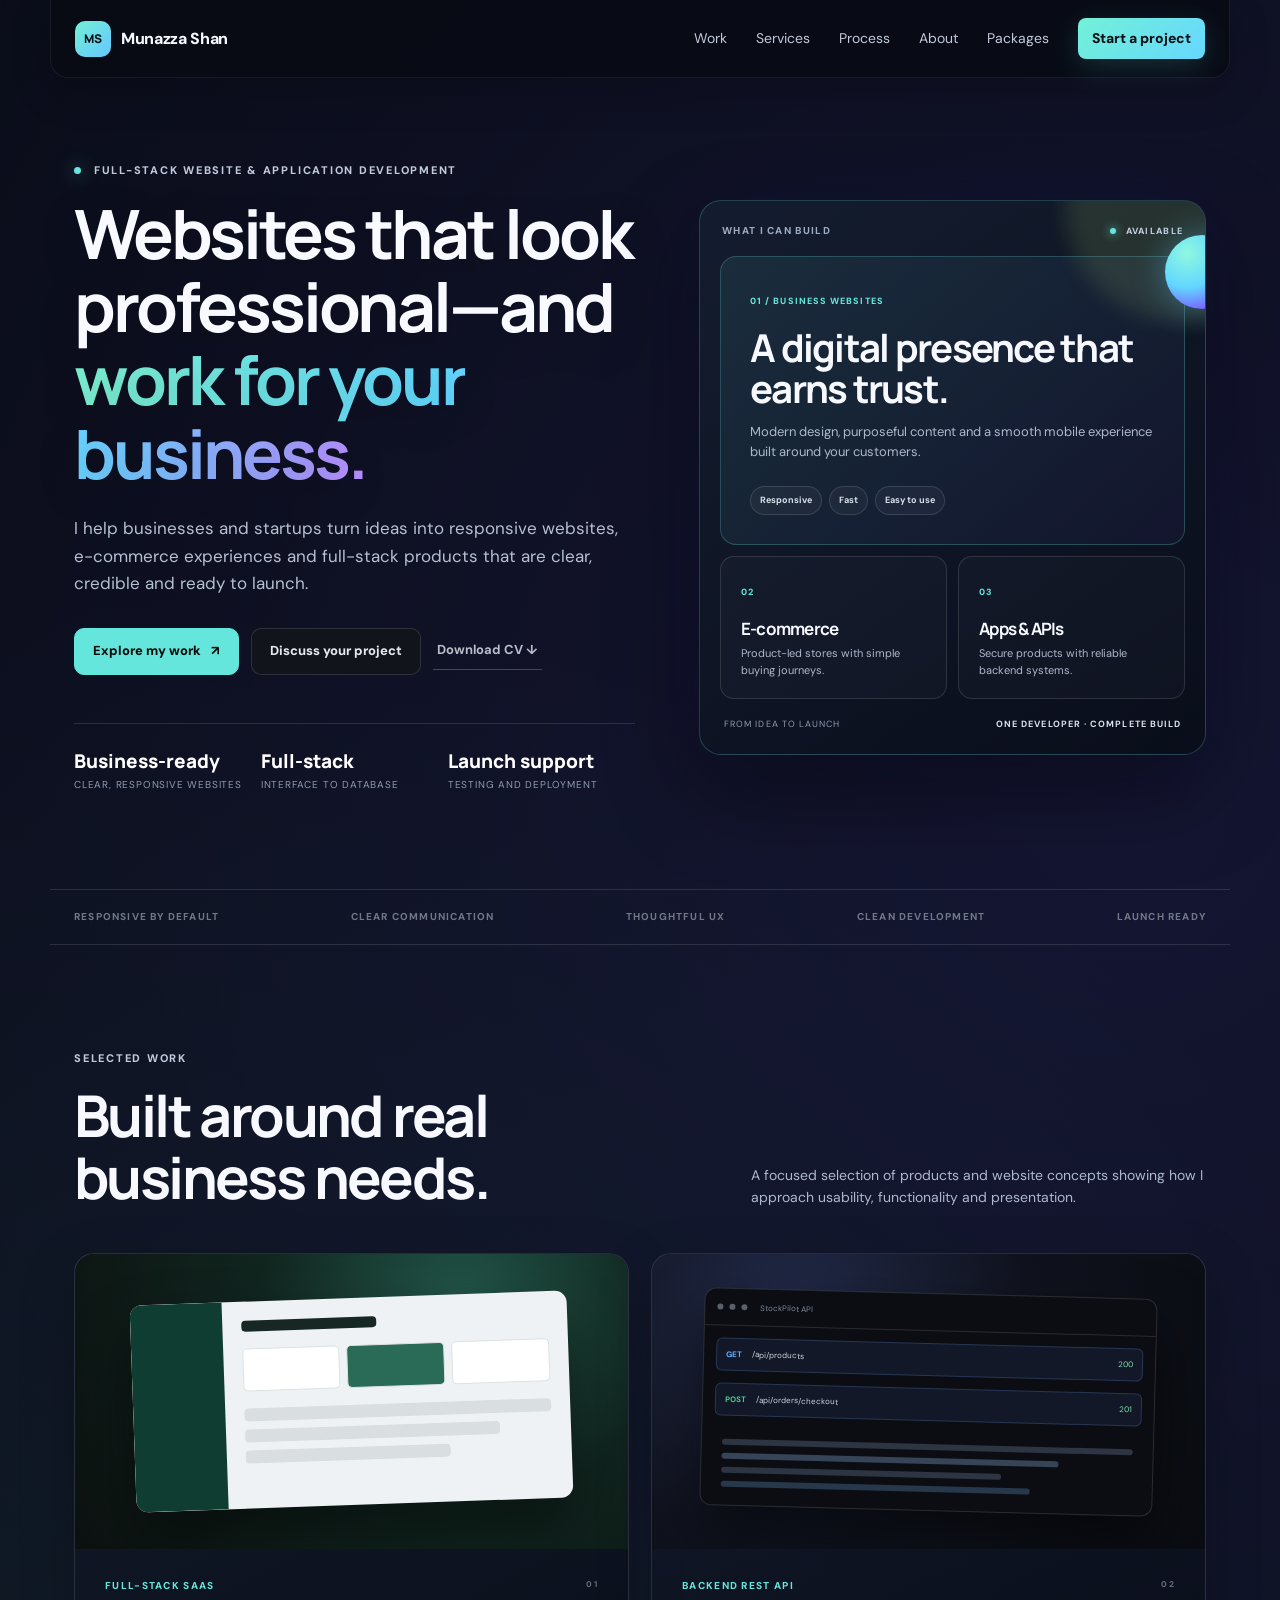
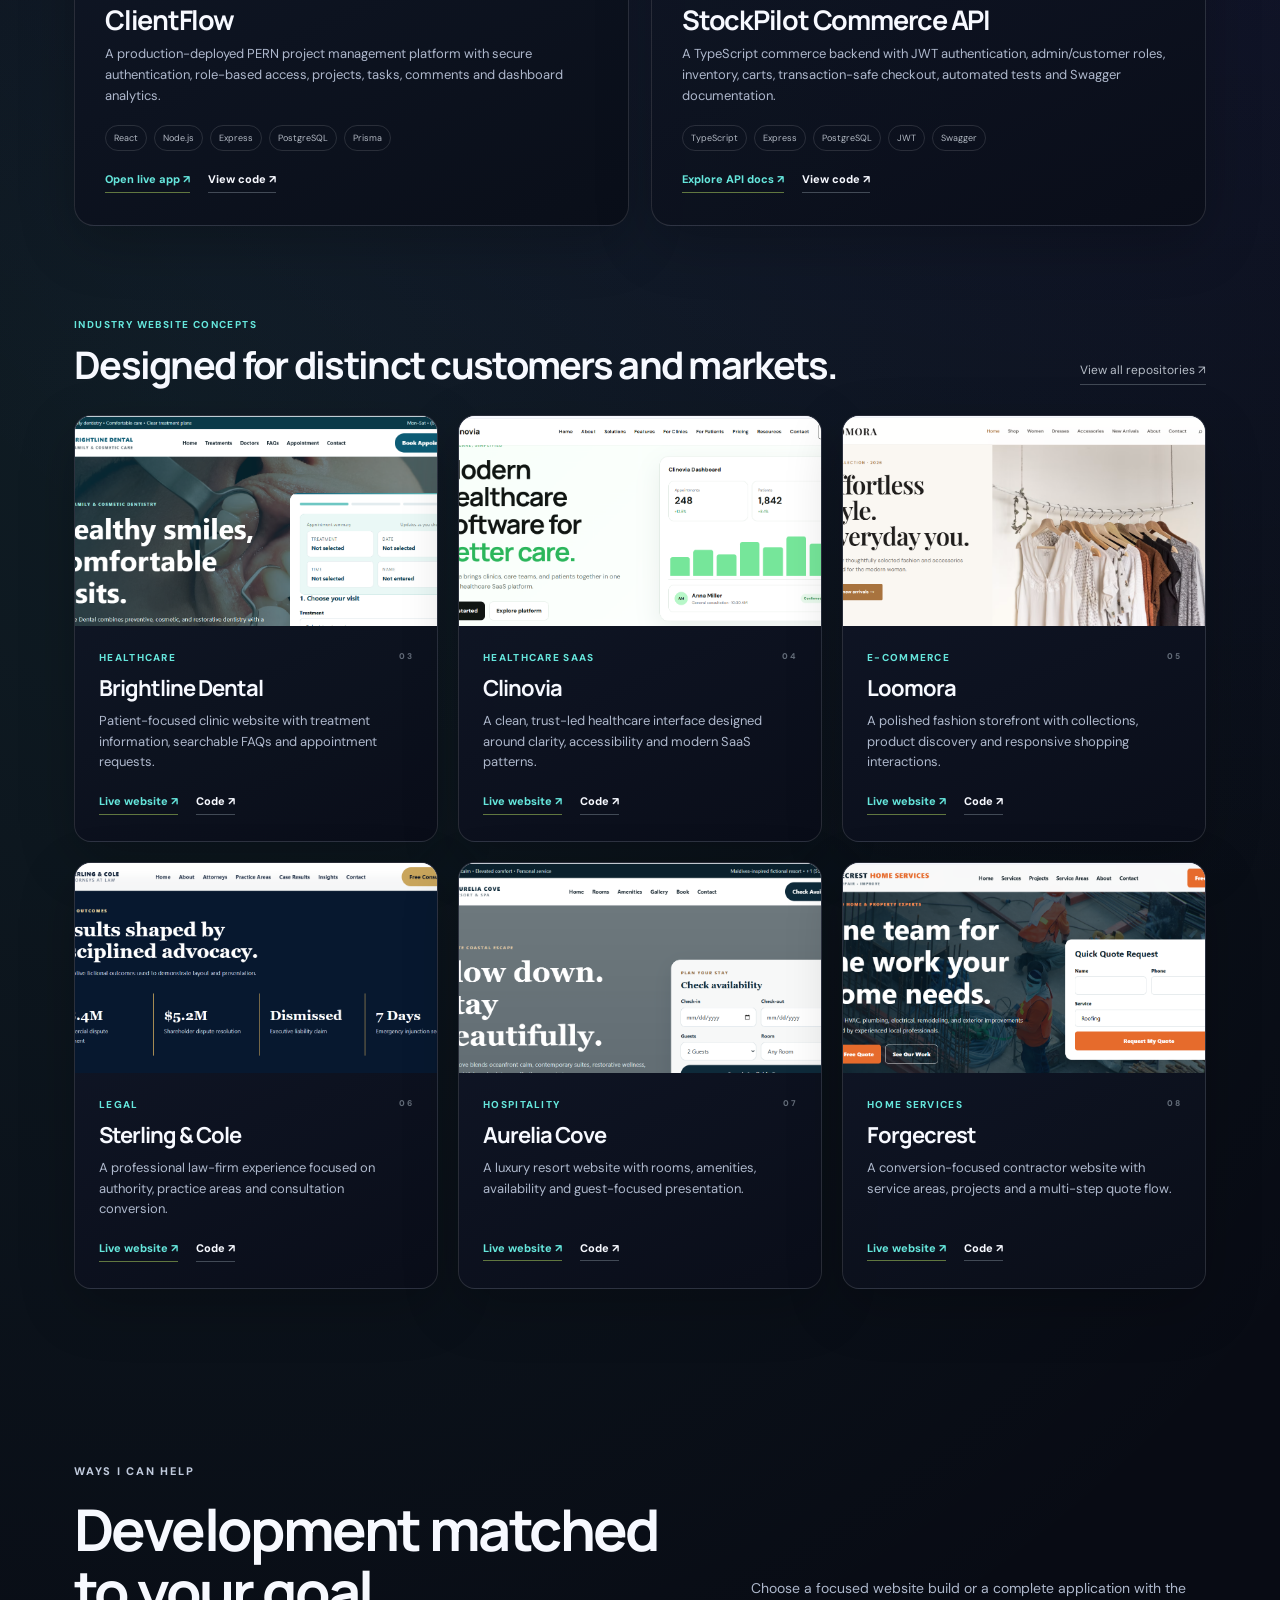
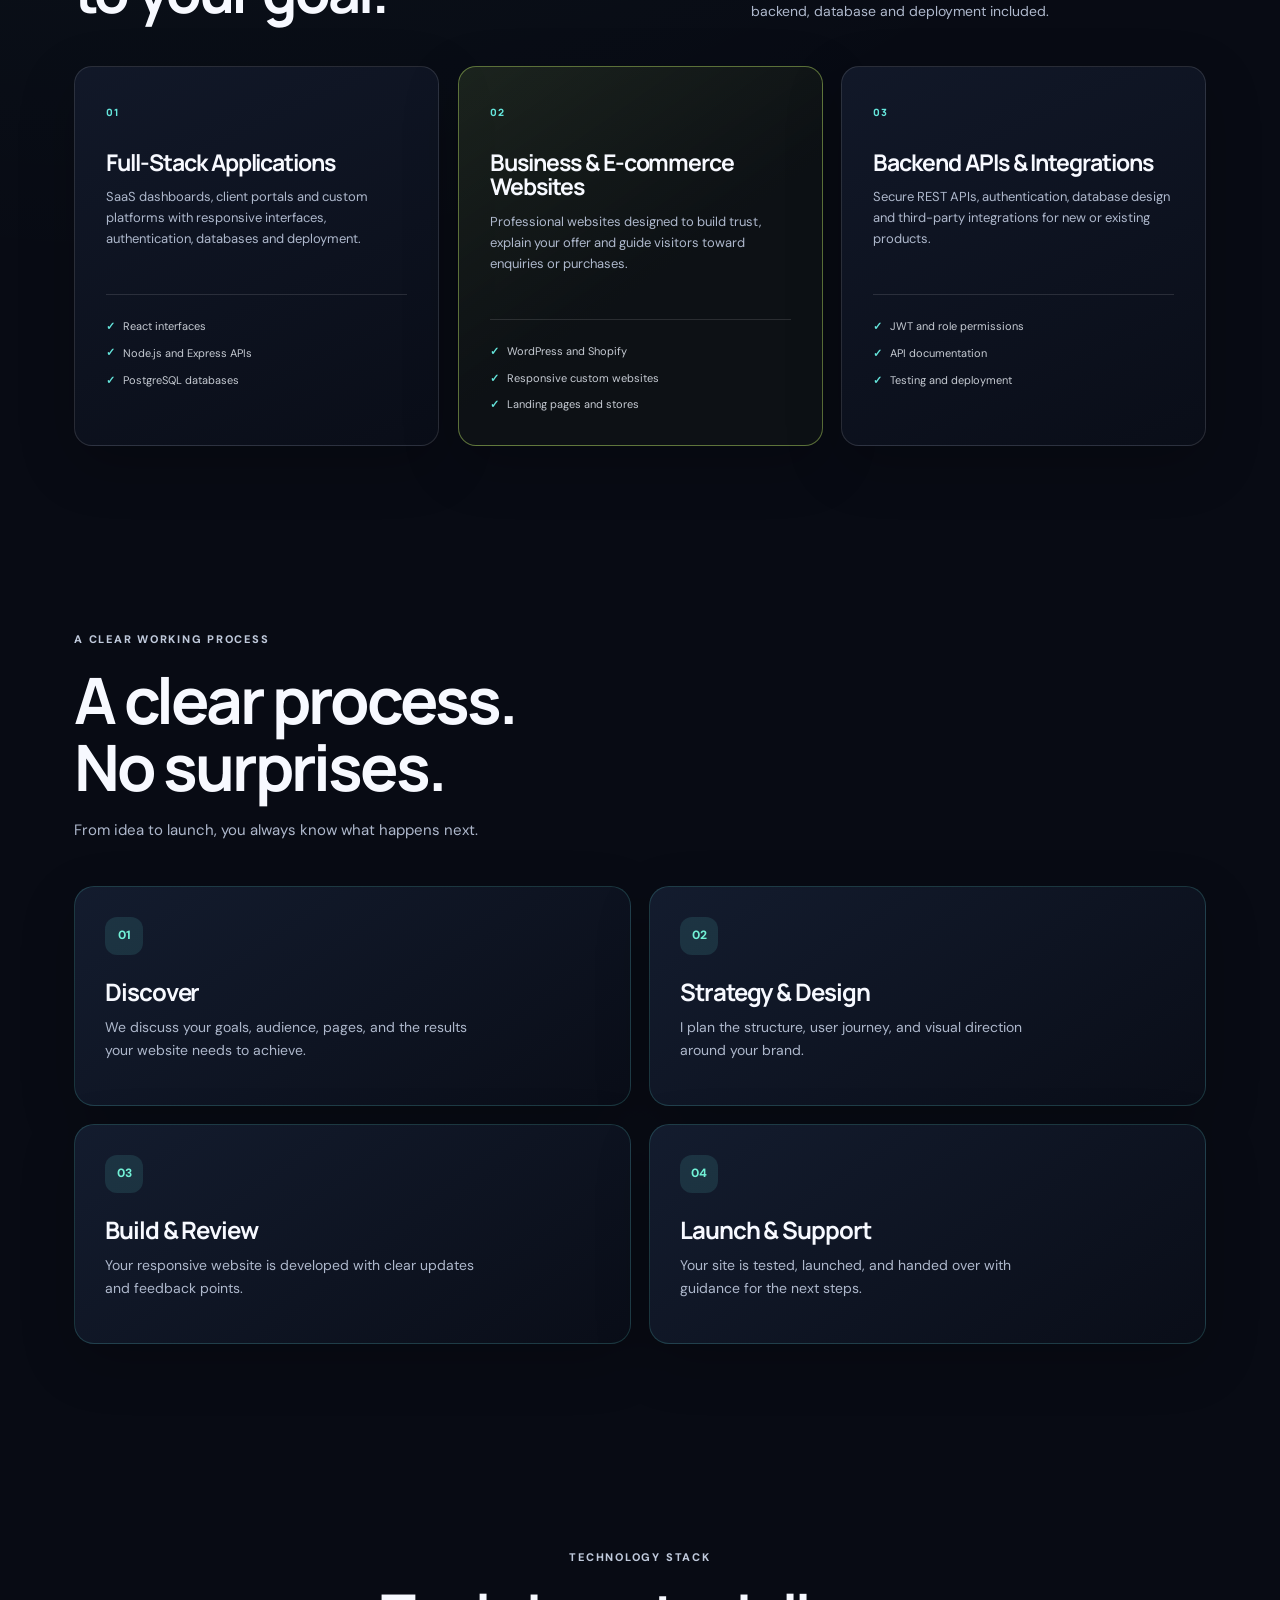
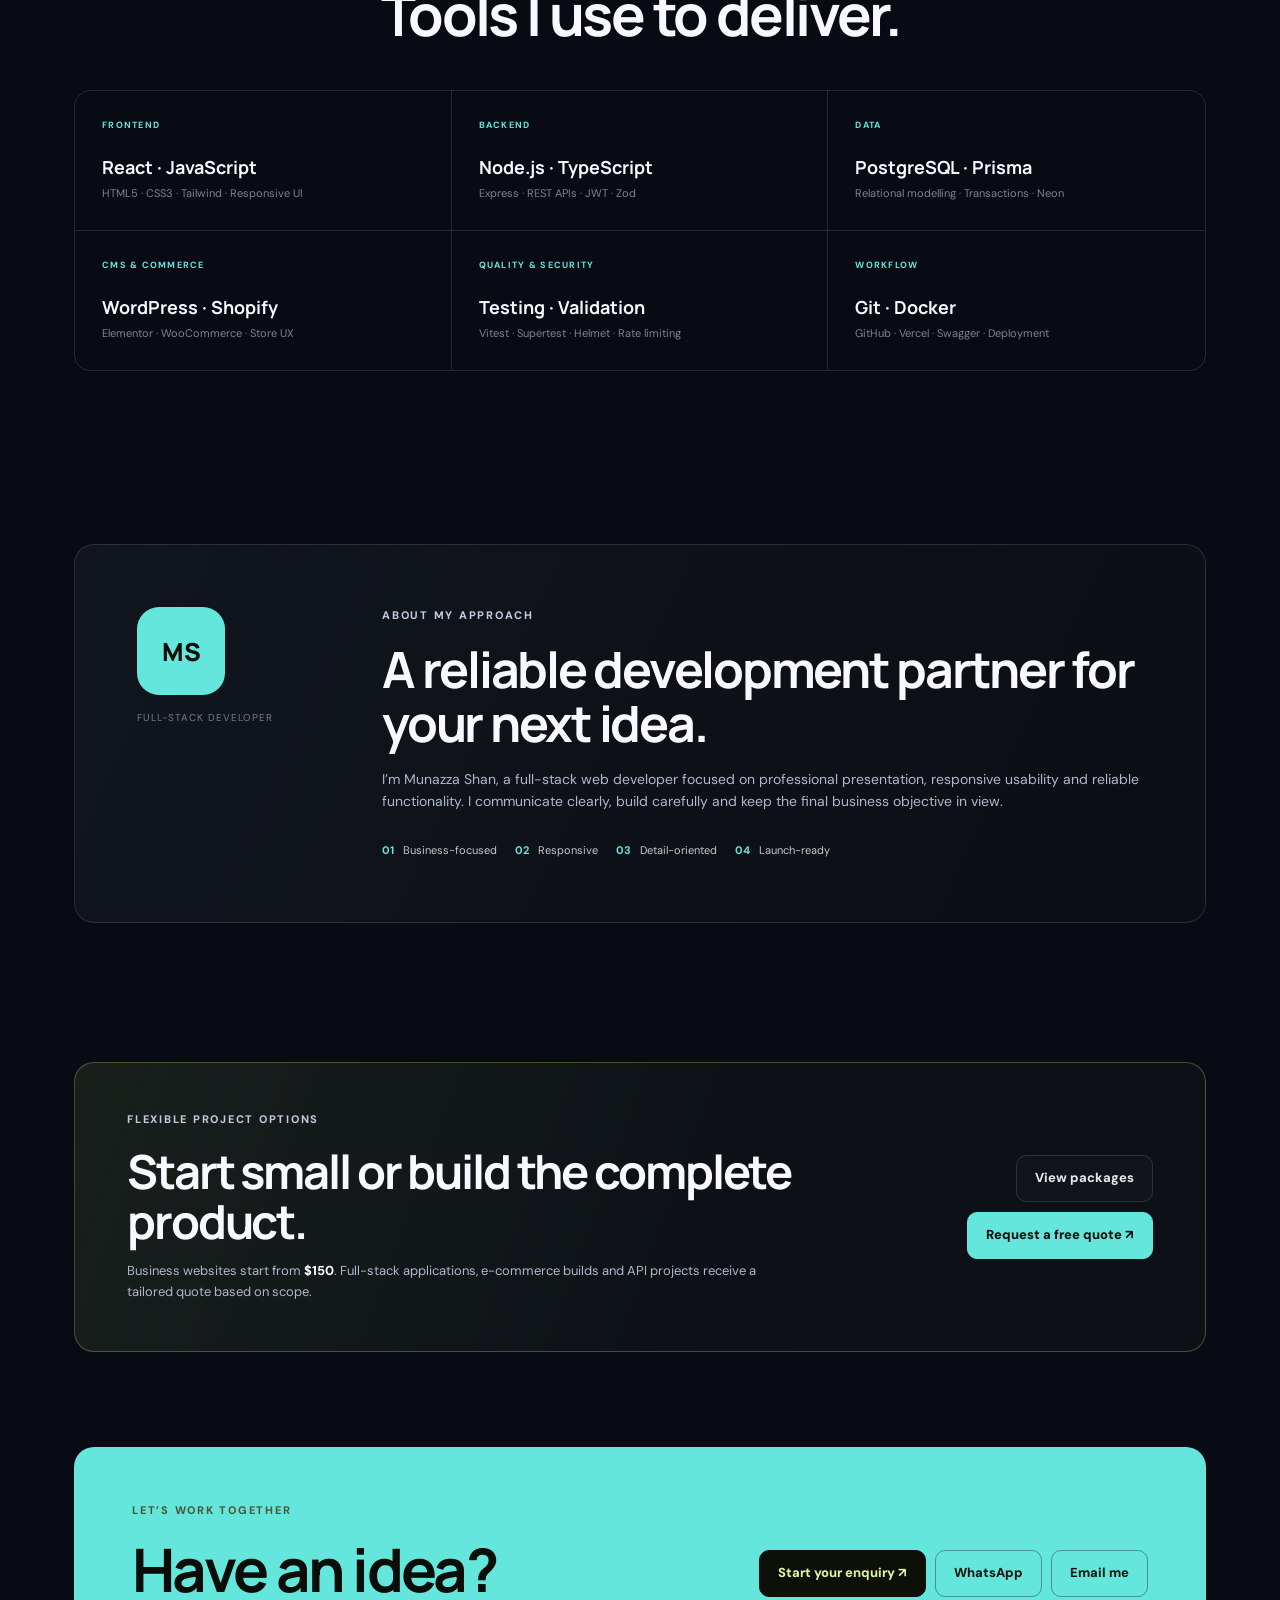
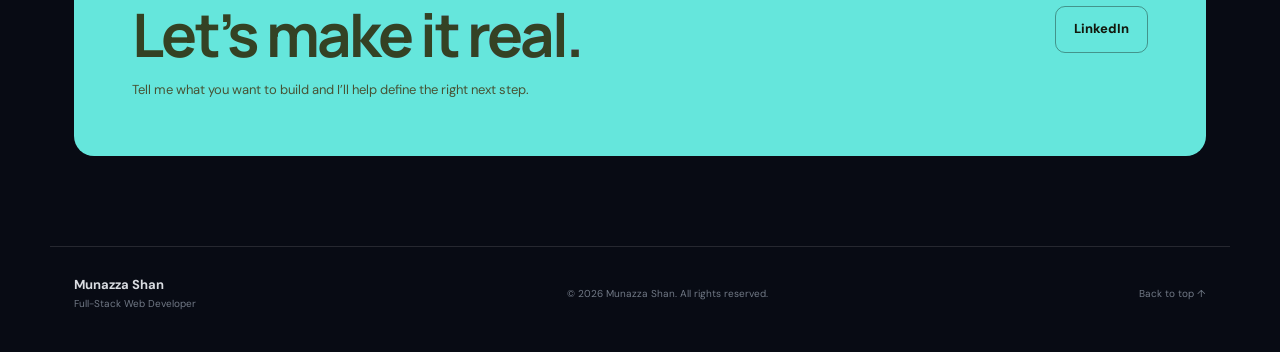
<file: index.html>
<!DOCTYPE html>
<html lang="en">
<head>
  <meta charset="UTF-8">
  <meta name="viewport" content="width=device-width, initial-scale=1.0">
  <meta name="description" content="Munazza Shan is a full-stack web developer building business websites, SaaS applications, e-commerce experiences and secure REST APIs.">
  <meta name="theme-color" content="#f5f0e8">
  <meta property="og:title" content="Munazza Shan | Full-Stack Web Developer">
  <meta property="og:description" content="Full-stack applications, REST APIs and client-focused websites built for real business goals.">
  <meta property="og:type" content="website">
  <title>Munazza Shan | Full-Stack Web Developer</title>
  <link rel="preconnect" href="https://fonts.googleapis.com">
  <link rel="preconnect" href="https://fonts.gstatic.com" crossorigin>
  <link href="https://fonts.googleapis.com/css2?family=DM+Sans:wght@400;500;600;700&family=Manrope:wght@600;700;800&display=swap" rel="stylesheet">
<link rel="stylesheet" href="portfolio-v2.css?v=process1"></head>
<body>
  <div class="bg-grid" aria-hidden="true"></div>

  <header class="site-header">
    <a class="logo" href="#home" aria-label="Munazza Shan home"><span>MS</span> Munazza Shan</a>
    <button class="menu-btn" type="button" aria-label="Open navigation" aria-expanded="false">☰</button>
    <nav class="nav" aria-label="Main navigation">
      <a href="#projects">Work</a>
      <a href="#services">Services</a>
      <a href="#process">Process</a>
      <a href="#about">About</a>
      <a href="packages.html">Packages</a>
      <a class="nav-cta" href="#contact">Start a project</a>
    </nav>
  </header>

  <main id="main">
    <section id="home" class="hero section">
      <div class="hero-copy">
        <div class="eyebrow"><i></i> Full-stack website &amp; application development</div>
        <h1>Websites that look professional—and <em>work for your business.</em></h1>
        <p class="hero-text">I help businesses and startups turn ideas into responsive websites, e-commerce experiences and full-stack products that are clear, credible and ready to launch.</p>
        <div class="hero-actions">
          <a class="btn primary" href="#projects">Explore my work <span>↗</span></a>
          <a class="btn secondary" href="inquiry-form.html">Discuss your project</a>
          <a class="text-link" href="Munazza-Shan-CV.pdf" download>Download CV ↓</a>
        </div>
        <div class="hero-proof" aria-label="Portfolio highlights">
          <div><strong>Business-ready</strong><span>Clear, responsive websites</span></div>
          <div><strong>Full-stack</strong><span>Interface to database</span></div>
          <div><strong>Launch support</strong><span>Testing and deployment</span></div>
        </div>
      </div>

      <div class="hero-showcase" aria-label="Selected development capabilities">
        <div class="showcase-head"><span>What I can build</span><small><i></i> Available</small></div>
        <article class="showcase-main">
          <span>01 / Business websites</span>
          <h2>A digital presence that earns trust.</h2>
          <p>Modern design, purposeful content and a smooth mobile experience built around your customers.</p>
          <div class="showcase-tags"><b>Responsive</b><b>Fast</b><b>Easy to use</b></div>
        </article>
        <div class="showcase-grid">
          <article><span>02</span><h3>E-commerce</h3><p>Product-led stores with simple buying journeys.</p></article>
          <article><span>03</span><h3>Apps &amp; APIs</h3><p>Secure products with reliable backend systems.</p></article>
        </div>
        <div class="showcase-foot"><span>From idea to launch</span><strong>One developer · Complete build</strong></div>
      </div>
    </section>

    <section class="stack-strip" aria-label="Service promises">
      <span>Responsive by default</span><span>Clear communication</span><span>Thoughtful UX</span><span>Clean development</span><span>Launch ready</span>
    </section>

    <section id="projects" class="section projects-section">
      <div class="section-heading">
        <div><div class="eyebrow">Selected work</div><h2>Built around real business needs.</h2></div>
        <p>A focused selection of products and website concepts showing how I approach usability, functionality and presentation.</p>
      </div>

      <div class="flagship-grid">
        <article class="flagship-card">
          <div class="flagship-visual clientflow-visual">
            <div class="mini-dashboard"><div class="mini-side"></div><div class="mini-work"><i></i><div><span></span><span></span><span></span></div><b></b><b></b><b></b></div></div>
          </div>
          <div class="flagship-content">
            <div class="project-top"><span>Full-Stack SaaS</span><small>01</small></div>
            <h3>ClientFlow</h3>
            <p>A production-deployed PERN project management platform with secure authentication, role-based access, projects, tasks, comments and dashboard analytics.</p>
            <div class="tags"><span>React</span><span>Node.js</span><span>Express</span><span>PostgreSQL</span><span>Prisma</span></div>
            <div class="project-links"><a class="project-link live-link" href="https://clientflow-pern-client.vercel.app/" target="_blank" rel="noopener">Open live app ↗</a><a class="project-link" href="https://github.com/munazza-shan-web/clientflow-pern" target="_blank" rel="noopener">View code ↗</a></div>
          </div>
        </article>

        <article class="flagship-card">
          <div class="flagship-visual api-visual">
            <div class="api-window"><div class="api-top"><i></i><i></i><i></i><span>StockPilot API</span></div><div class="api-line"><b>GET</b><span>/api/products</span><em>200</em></div><div class="api-line"><b class="post">POST</b><span>/api/orders/checkout</span><em>201</em></div><div class="api-code"><i></i><i></i><i></i><i></i></div></div>
          </div>
          <div class="flagship-content">
            <div class="project-top"><span>Backend REST API</span><small>02</small></div>
            <h3>StockPilot Commerce API</h3>
            <p>A TypeScript commerce backend with JWT authentication, admin/customer roles, inventory, carts, transaction-safe checkout, automated tests and Swagger documentation.</p>
            <div class="tags"><span>TypeScript</span><span>Express</span><span>PostgreSQL</span><span>JWT</span><span>Swagger</span></div>
            <div class="project-links"><a class="project-link live-link" href="https://stockpilot-commerce-api-dcke.vercel.app/api/docs/" target="_blank" rel="noopener">Explore API docs ↗</a><a class="project-link" href="https://github.com/munazza-shan-web/StockPilot-Commerce-API" target="_blank" rel="noopener">View code ↗</a></div>
          </div>
        </article>
      </div>

      <div class="work-heading"><div><span>Industry website concepts</span><h3>Designed for distinct customers and markets.</h3></div><a href="https://github.com/munazza-shan-web?tab=repositories" target="_blank" rel="noopener">View all repositories ↗</a></div>

      <div class="projects-grid">
        <article class="project-card"><a class="project-image" href="https://munazza-shan-web.github.io/brightline-dental-care/" target="_blank" rel="noopener"><img src="assets/dental.png" alt="Brightline Dental Care website" loading="lazy"></a><div class="project-body"><div class="project-top"><span>Healthcare</span><small>03</small></div><h3>Brightline Dental</h3><p>Patient-focused clinic website with treatment information, searchable FAQs and appointment requests.</p><div class="project-links"><a class="project-link live-link" href="https://munazza-shan-web.github.io/brightline-dental-care/" target="_blank" rel="noopener">Live website ↗</a><a class="project-link" href="https://github.com/munazza-shan-web/brightline-dental-care" target="_blank" rel="noopener">Code ↗</a></div></div></article>
        <article class="project-card"><a class="project-image" href="https://munazza-shan-web.github.io/clinovia-healthcare-website/" target="_blank" rel="noopener"><img src="assets/clinovia.png" alt="Clinovia healthcare SaaS website" loading="lazy"></a><div class="project-body"><div class="project-top"><span>Healthcare SaaS</span><small>04</small></div><h3>Clinovia</h3><p>A clean, trust-led healthcare interface designed around clarity, accessibility and modern SaaS patterns.</p><div class="project-links"><a class="project-link live-link" href="https://munazza-shan-web.github.io/clinovia-healthcare-website/" target="_blank" rel="noopener">Live website ↗</a><a class="project-link" href="https://github.com/munazza-shan-web/clinovia-healthcare-website" target="_blank" rel="noopener">Code ↗</a></div></div></article>
        <article class="project-card"><a class="project-image" href="https://munazza-shan-web.github.io/loomora-ecommerce/" target="_blank" rel="noopener"><img src="assets/loomora.png" alt="Loomora e-commerce website" loading="lazy"></a><div class="project-body"><div class="project-top"><span>E-commerce</span><small>05</small></div><h3>Loomora</h3><p>A polished fashion storefront with collections, product discovery and responsive shopping interactions.</p><div class="project-links"><a class="project-link live-link" href="https://munazza-shan-web.github.io/loomora-ecommerce/" target="_blank" rel="noopener">Live website ↗</a><a class="project-link" href="https://github.com/munazza-shan-web/loomora-ecommerce" target="_blank" rel="noopener">Code ↗</a></div></div></article>
        <article class="project-card"><a class="project-image" href="https://munazza-shan-web.github.io/sterling-cole-law-firm/" target="_blank" rel="noopener"><img src="assets/sterling.png" alt="Sterling and Cole law firm website" loading="lazy"></a><div class="project-body"><div class="project-top"><span>Legal</span><small>06</small></div><h3>Sterling &amp; Cole</h3><p>A professional law-firm experience focused on authority, practice areas and consultation conversion.</p><div class="project-links"><a class="project-link live-link" href="https://munazza-shan-web.github.io/sterling-cole-law-firm/" target="_blank" rel="noopener">Live website ↗</a><a class="project-link" href="https://github.com/munazza-shan-web/sterling-cole-law-firm" target="_blank" rel="noopener">Code ↗</a></div></div></article>
        <article class="project-card"><a class="project-image" href="https://munazza-shan-web.github.io/aurelia-cove-resort/" target="_blank" rel="noopener"><img src="assets/aurelia.png" alt="Aurelia Cove Resort website" loading="lazy"></a><div class="project-body"><div class="project-top"><span>Hospitality</span><small>07</small></div><h3>Aurelia Cove</h3><p>A luxury resort website with rooms, amenities, availability and guest-focused presentation.</p><div class="project-links"><a class="project-link live-link" href="https://munazza-shan-web.github.io/aurelia-cove-resort/" target="_blank" rel="noopener">Live website ↗</a><a class="project-link" href="https://github.com/munazza-shan-web/aurelia-cove-resort" target="_blank" rel="noopener">Code ↗</a></div></div></article>
        <article class="project-card"><a class="project-image" href="https://munazza-shan-web.github.io/forgecrest-home-services/" target="_blank" rel="noopener"><img src="assets/forgecrest.png" alt="Forgecrest Home Services website" loading="lazy"></a><div class="project-body"><div class="project-top"><span>Home Services</span><small>08</small></div><h3>Forgecrest</h3><p>A conversion-focused contractor website with service areas, projects and a multi-step quote flow.</p><div class="project-links"><a class="project-link live-link" href="https://munazza-shan-web.github.io/forgecrest-home-services/" target="_blank" rel="noopener">Live website ↗</a><a class="project-link" href="https://github.com/munazza-shan-web/forgecrest-home-services" target="_blank" rel="noopener">Code ↗</a></div></div></article>
      </div>
    </section>

    <section id="services" class="section services-section">
      <div class="section-heading"><div><div class="eyebrow">Ways I can help</div><h2>Development matched to your goal.</h2></div><p>Choose a focused website build or a complete application with the backend, database and deployment included.</p></div>
      <div class="services-grid">
        <article class="service-card"><span>01</span><h3>Full-Stack Applications</h3><p>SaaS dashboards, client portals and custom platforms with responsive interfaces, authentication, databases and deployment.</p><ul><li>React interfaces</li><li>Node.js and Express APIs</li><li>PostgreSQL databases</li></ul></article>
        <article class="service-card featured-service"><span>02</span><h3>Business &amp; E-commerce Websites</h3><p>Professional websites designed to build trust, explain your offer and guide visitors toward enquiries or purchases.</p><ul><li>WordPress and Shopify</li><li>Responsive custom websites</li><li>Landing pages and stores</li></ul></article>
        <article class="service-card"><span>03</span><h3>Backend APIs &amp; Integrations</h3><p>Secure REST APIs, authentication, database design and third-party integrations for new or existing products.</p><ul><li>JWT and role permissions</li><li>API documentation</li><li>Testing and deployment</li></ul></article>
      </div>
    </section>

   <section id="process" class="section process-section">
  <div class="process-intro">
    <div class="eyebrow">A clear working process</div>
    <h2>A clear process.<br>No surprises.</h2>
    <p>From idea to launch, you always know what happens next.</p>
  </div>

  <div class="process-grid">
    <article class="process-card">
      <span class="process-number">01</span>
      <h3>Discover</h3>
      <p>We discuss your goals, audience, pages, and the results your website needs to achieve.</p>
    </article>

    <article class="process-card">
      <span class="process-number">02</span>
      <h3>Strategy &amp; Design</h3>
      <p>I plan the structure, user journey, and visual direction around your brand.</p>
    </article>

    <article class="process-card">
      <span class="process-number">03</span>
      <h3>Build &amp; Review</h3>
      <p>Your responsive website is developed with clear updates and feedback points.</p>
    </article>

    <article class="process-card">
      <span class="process-number">04</span>
      <h3>Launch &amp; Support</h3>
      <p>Your site is tested, launched, and handed over with guidance for the next steps.</p>
    </article>
  </div>
</section>
    <section id="skills" class="section skills-section">
      <div class="section-heading centered"><div class="eyebrow">Technology stack</div><h2>Tools I use to deliver.</h2></div>
      <div class="skills-grid">
        <div class="skill"><b>Frontend</b><strong>React · JavaScript</strong><span>HTML5 · CSS3 · Tailwind · Responsive UI</span></div>
        <div class="skill"><b>Backend</b><strong>Node.js · TypeScript</strong><span>Express · REST APIs · JWT · Zod</span></div>
        <div class="skill"><b>Data</b><strong>PostgreSQL · Prisma</strong><span>Relational modelling · Transactions · Neon</span></div>
        <div class="skill"><b>CMS &amp; Commerce</b><strong>WordPress · Shopify</strong><span>Elementor · WooCommerce · Store UX</span></div>
        <div class="skill"><b>Quality &amp; Security</b><strong>Testing · Validation</strong><span>Vitest · Supertest · Helmet · Rate limiting</span></div>
        <div class="skill"><b>Workflow</b><strong>Git · Docker</strong><span>GitHub · Vercel · Swagger · Deployment</span></div>
      </div>
    </section>

    <section id="about" class="section about-section">
      <div class="about-card">
        <div class="about-label"><span>MS</span><small>Full-stack developer</small></div>
        <div><div class="eyebrow">About my approach</div><h2>A reliable development partner for your next idea.</h2><p>I’m Munazza Shan, a full-stack web developer focused on professional presentation, responsive usability and reliable functionality. I communicate clearly, build carefully and keep the final business objective in view.</p><div class="process"><span><b>01</b> Business-focused</span><span><b>02</b> Responsive</span><span><b>03</b> Detail-oriented</span><span><b>04</b> Launch-ready</span></div></div>
      </div>
    </section>

    <section class="section pricing-section">
      <div class="pricing-box"><div><div class="eyebrow">Flexible project options</div><h2>Start small or build the complete product.</h2><p>Business websites start from <strong>$150</strong>. Full-stack applications, e-commerce builds and API projects receive a tailored quote based on scope.</p></div><div class="pricing-actions"><a class="btn secondary" href="packages.html">View packages</a><a class="btn primary" href="inquiry-form.html?package=custom">Request a free quote ↗</a></div></div>
    </section>

    <section id="contact" class="section contact-section">
      <div class="contact-box">
        <div><div class="eyebrow">Let’s work together</div><h2>Have an idea?<br><em>Let’s make it real.</em></h2><p>Tell me what you want to build and I’ll help define the right next step.</p></div>
        <div class="contact-actions"><a class="btn dark" href="inquiry-form.html">Start your enquiry ↗</a><a class="btn outline-dark" href="https://wa.me/923136435103?text=Hi%20Munazza%2C%20I%27d%20like%20to%20discuss%20a%20website%20project." target="_blank" rel="noopener">WhatsApp</a><a class="btn outline-dark" href="mailto:munazzawebdeveloperr@gmail.com">Email me</a><a class="btn outline-dark" href="https://www.linkedin.com/in/munazza-shan-634459438" target="_blank" rel="noopener noreferrer">LinkedIn</a></div>
      </div>
    </section>
  </main>

  <footer><div><strong>Munazza Shan</strong><span>Full-Stack Web Developer</span></div><p>© <span id="year"></span> Munazza Shan. All rights reserved.</p><a href="#home">Back to top ↑</a></footer>
  <script src="portfolio-v2.js"></script>

<script>
(() => {
  if (matchMedia('(pointer:fine)').matches && !matchMedia('(prefers-reduced-motion: reduce)').matches) {
    document.querySelectorAll('.hero-showcase,.flagship-card,.project-card,.service-card').forEach(el => {
      el.addEventListener('mousemove', e => {
        const r=el.getBoundingClientRect(), x=(e.clientX-r.left)/r.width-.5, y=(e.clientY-r.top)/r.height-.5;
        el.style.transform=`perspective(1000px) rotateX(${-y*3.5}deg) rotateY(${x*4.5}deg) translateY(-2px)`;
      });
      el.addEventListener('mouseleave',()=>el.style.transform='');
    });
  }
})();
</script>
</body>
</html>
</file>
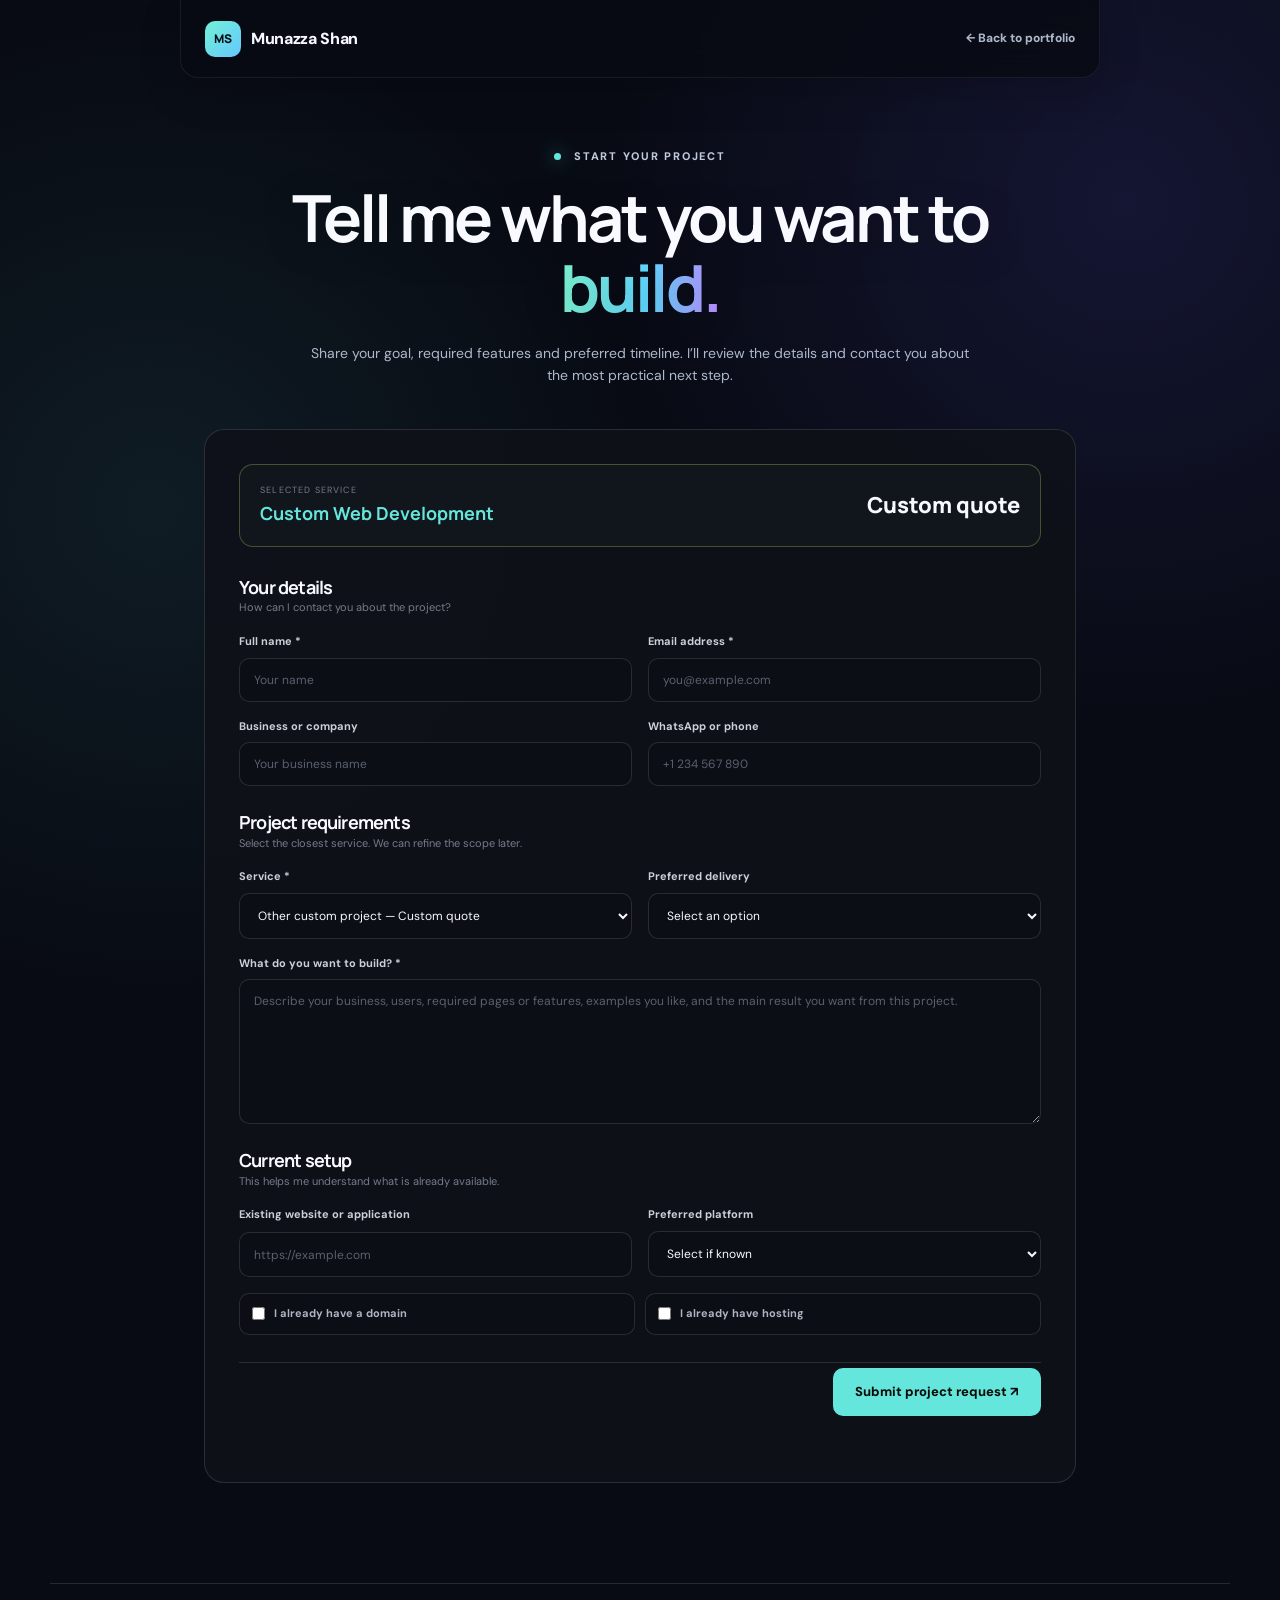
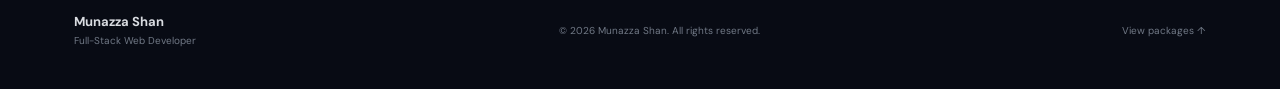
<file: inquiry-form.html>
<!DOCTYPE html>
<html lang="en">
<head>
  <meta charset="UTF-8">
  <meta name="viewport" content="width=device-width, initial-scale=1.0">
  <meta name="description" content="Request a website, full-stack application, backend API or custom web development project from Munazza Shan.">
  <meta name="theme-color" content="#f6f1e9">
  <title>Start Your Project | Munazza Shan</title>
  <link rel="preconnect" href="https://fonts.googleapis.com">
  <link rel="preconnect" href="https://fonts.gstatic.com" crossorigin>
  <link href="https://fonts.googleapis.com/css2?family=DM+Sans:wght@400;500;600;700&family=Manrope:wght@600;700;800&display=swap" rel="stylesheet">
  <link rel="stylesheet" href="portfolio-v2.css?v=clean3d">
</head>
<body>
  <div class="bg-grid" aria-hidden="true"></div>
  <header class="site-header inquiry-header">
    <a class="logo" href="index.html" aria-label="Munazza Shan home"><span>MS</span> Munazza Shan</a>
    <a class="back-link" href="index.html">← Back to portfolio</a>
  </header>

  <main class="inquiry-main">
    <div class="inquiry-heading">
      <div class="eyebrow"><i></i> Start your project</div>
      <h1>Tell me what you want to <em>build.</em></h1>
      <p>Share your goal, required features and preferred timeline. I’ll review the details and contact you about the most practical next step.</p>
    </div>

    <div class="form-card">
      <div class="selected-package">
        <div><small>Selected service</small><strong id="selectedPackage">Custom Web Development</strong></div>
        <div class="selected-price" id="selectedPrice">Custom quote</div>
      </div>

      <form action="https://formsubmit.co/munazza.shan@gmail.com" method="POST">
        <input type="hidden" name="_subject" value="New Munazza Shan Project Inquiry">
        <input type="hidden" name="_template" value="table">
        <input type="hidden" name="_captcha" value="true">
        <input type="hidden" name="_next" value="https://munazza-shan-web.github.io/munazza-shan-web/">
        <input type="hidden" name="_url" value="https://munazza-shan-web.github.io/munazza-shan-web/inquiry-form.html">
        <input type="hidden" name="selected_service" id="packageField" value="Custom Web Development">
        <input class="honeypot" type="text" name="_honey" tabindex="-1" autocomplete="off">

        <div class="form-section">
          <div><h2>Your details</h2><p>How can I contact you about the project?</p></div>
          <div class="form-grid">
            <label>Full name *<input type="text" name="name" placeholder="Your name" required></label>
            <label>Email address *<input type="email" name="email" placeholder="you@example.com" required></label>
            <label>Business or company<input type="text" name="business" placeholder="Your business name"></label>
            <label>WhatsApp or phone<input type="text" name="phone" placeholder="+1 234 567 890"></label>
          </div>
        </div>

        <div class="form-section">
          <div><h2>Project requirements</h2><p>Select the closest service. We can refine the scope later.</p></div>
          <div class="form-grid">
            <label>Service *
              <select name="service" id="packageSelect" required>
                <option value="Starter Website Package — $150">Starter website — $150</option>
                <option value="Professional Website Package — $300">Professional website — $300</option>
                <option value="Business Website Package — $500">Business website — $500</option>
                <option value="E-commerce Website Package — $700+">E-commerce website — $700+</option>
                <option value="Full-Stack Application — Custom quote">Full-stack application — Custom quote</option>
                <option value="Backend API or Integration — Custom quote">Backend API or integration — Custom quote</option>
                <option value="Custom Web Development — Custom quote">Other custom project — Custom quote</option>
              </select>
            </label>
            <label>Preferred delivery
              <select name="deadline">
                <option value="">Select an option</option><option>As soon as possible</option><option>Within 1 week</option><option>Within 2 weeks</option><option>Within 1 month</option><option>Flexible</option>
              </select>
            </label>
          </div>
          <label>What do you want to build? *<textarea name="project_requirements" placeholder="Describe your business, users, required pages or features, examples you like, and the main result you want from this project." required></textarea></label>
        </div>

        <div class="form-section">
          <div><h2>Current setup</h2><p>This helps me understand what is already available.</p></div>
          <div class="form-grid">
            <label>Existing website or application<input type="url" name="existing_website" placeholder="https://example.com"></label>
            <label>Preferred platform
              <select name="platform"><option value="">Select if known</option><option>React / Full-stack custom</option><option>WordPress</option><option>Shopify</option><option>Custom HTML/CSS/JavaScript</option><option>Backend API only</option><option>Not sure — please recommend</option></select>
            </label>
          </div>
          <div class="check-grid"><label class="check"><input type="checkbox" name="domain_ready" value="Yes"> I already have a domain</label><label class="check"><input type="checkbox" name="hosting_ready" value="Yes"> I already have hosting</label></div>
        </div>

        <div class="submit-row"><button class="submit-button" type="submit">Submit project request ↗</button></div>
      </form>
      <p class="privacy">Your information will only be used to review and respond to your project inquiry.</p>
    </div>
  </main>

  <footer><div><strong>Munazza Shan</strong><span>Full-Stack Web Developer</span></div><p>© <span id="year"></span> Munazza Shan. All rights reserved.</p><a href="packages.html">View packages ↑</a></footer>

  <script>
    const options = {
      starter: ["Starter Website Package", "$150", 0],
      professional: ["Professional Website Package", "$300", 1],
      business: ["Business Website Package", "$500", 2],
      ecommerce: ["E-commerce Website Package", "$700+", 3],
      fullstack: ["Full-Stack Application", "Custom quote", 4],
      api: ["Backend API or Integration", "Custom quote", 5],
      custom: ["Custom Web Development", "Custom quote", 6]
    };
    const selectedPackage = document.getElementById("selectedPackage");
    const selectedPrice = document.getElementById("selectedPrice");
    const packageField = document.getElementById("packageField");
    const packageSelect = document.getElementById("packageSelect");
    const requested = new URLSearchParams(window.location.search).get("package") || "custom";
    const initial = options[requested] || options.custom;
    selectedPackage.textContent = initial[0];
    selectedPrice.textContent = initial[1];
    packageSelect.selectedIndex = initial[2];
    packageField.value = `${initial[0]} — ${initial[1]}`;
    packageSelect.addEventListener("change", () => {
      const text = packageSelect.options[packageSelect.selectedIndex].textContent;
      const parts = text.split(" — ");
      selectedPackage.textContent = parts[0];
      selectedPrice.textContent = parts[1] || "Custom quote";
      packageField.value = packageSelect.value;
    });
    document.getElementById("year").textContent = new Date().getFullYear();
  </script>
</body>
</html>
</file>
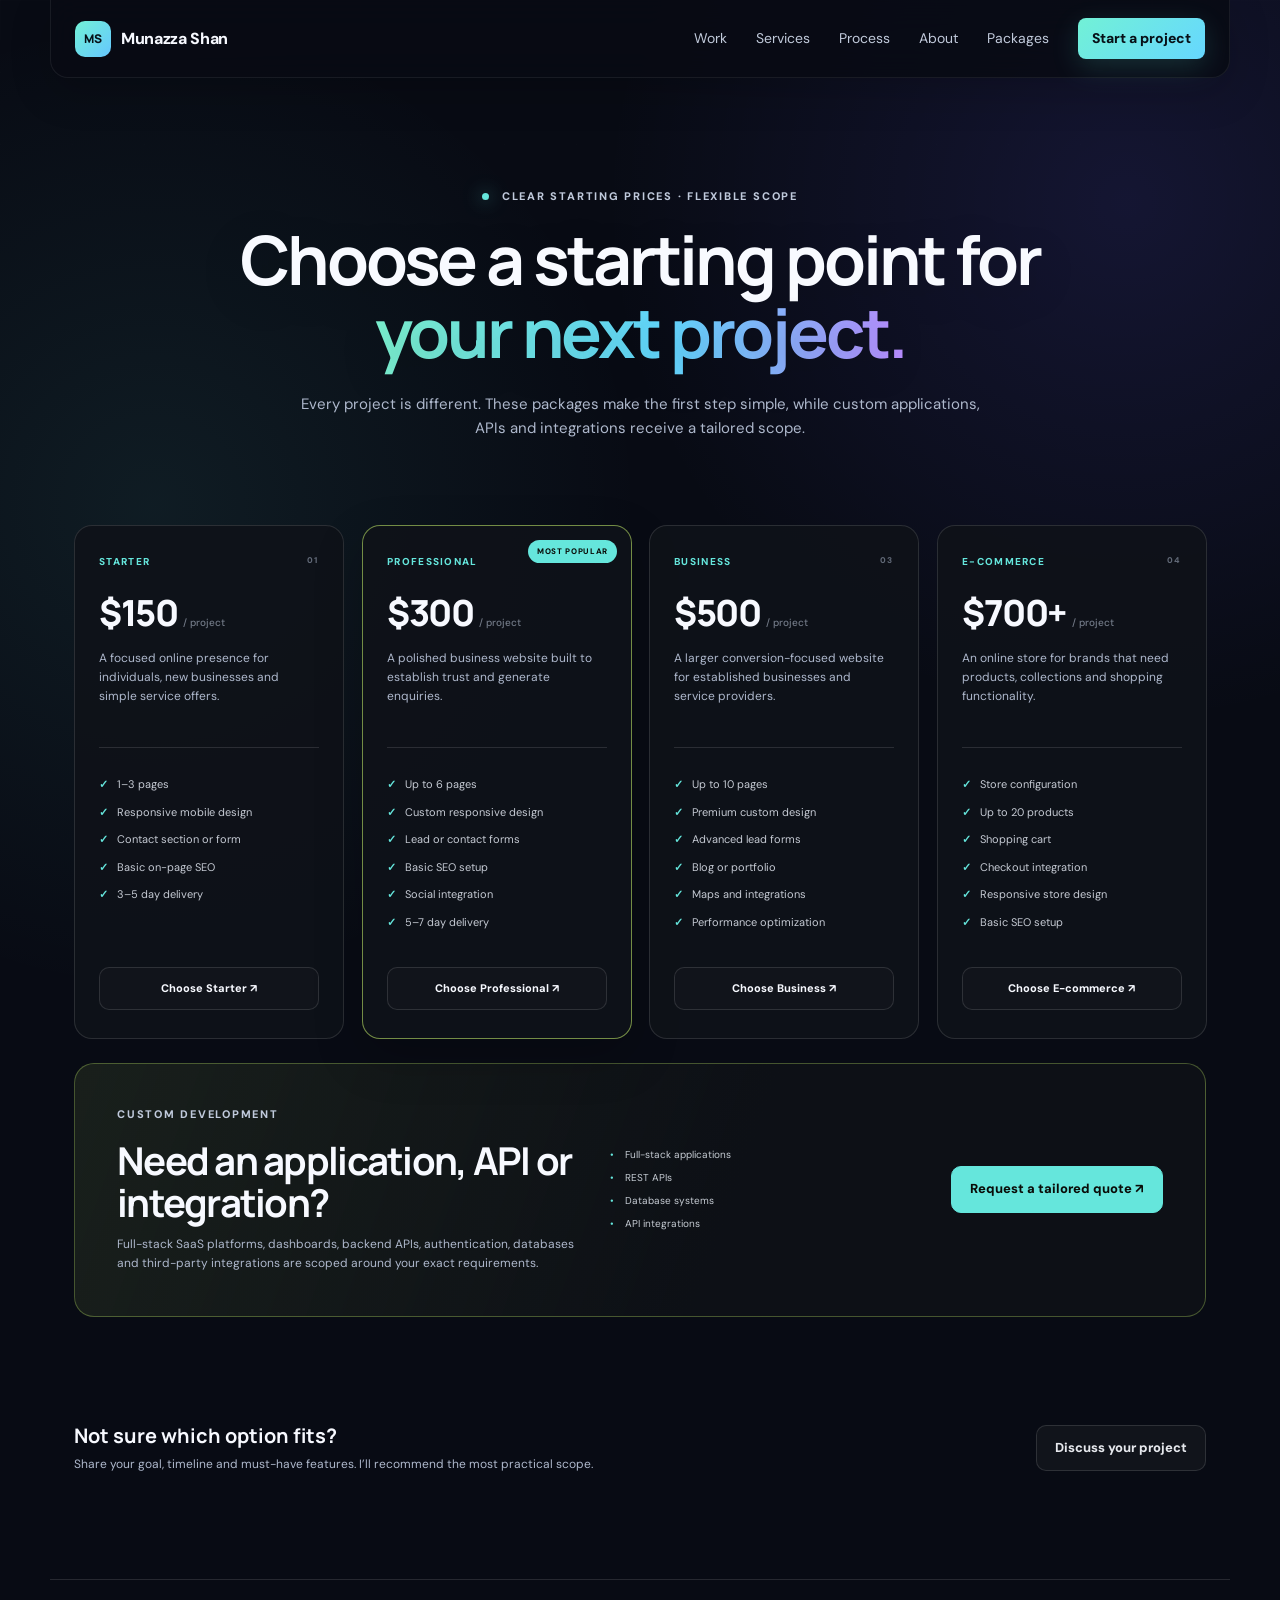
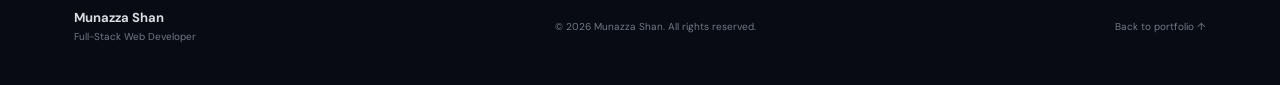
<file: packages.html>
<!DOCTYPE html>
<html lang="en">
<head>
  <meta charset="UTF-8">
  <meta name="viewport" content="width=device-width, initial-scale=1.0">
  <meta name="description" content="Flexible website, e-commerce, full-stack application and backend API packages from Munazza Shan.">
  <meta name="theme-color" content="#f6f1e9">
  <title>Services & Packages | Munazza Shan</title>
  <link rel="preconnect" href="https://fonts.googleapis.com">
  <link rel="preconnect" href="https://fonts.gstatic.com" crossorigin>
  <link href="https://fonts.googleapis.com/css2?family=DM+Sans:wght@400;500;600;700&family=Manrope:wght@600;700;800&display=swap" rel="stylesheet">
  <link rel="stylesheet" href="portfolio-v2.css?v=clean3d">
</head>
<body>
  <div class="bg-grid" aria-hidden="true"></div>
  <header class="site-header">
    <a class="logo" href="index.html" aria-label="Munazza Shan home"><span>MS</span> Munazza Shan</a>
    <button class="menu-btn" type="button" aria-label="Open navigation" aria-expanded="false">☰</button>
    <nav class="nav" aria-label="Main navigation">
      <a href="index.html#projects">Work</a>
      <a href="index.html#services">Services</a>
      <a href="index.html#process">Process</a>
      <a href="index.html#about">About</a>
      <a href="packages.html">Packages</a>
      <a class="nav-cta" href="inquiry-form.html?package=custom">Start a project</a>
    </nav>
  </header>

  <main>
    <section class="packages-hero section">
      <div class="eyebrow"><i></i> Clear starting prices · Flexible scope</div>
      <h1>Choose a starting point for <em>your next project.</em></h1>
      <p>Every project is different. These packages make the first step simple, while custom applications, APIs and integrations receive a tailored scope.</p>
    </section>

    <section id="packages" class="section packages-section">
      <div class="packages-grid">
        <article class="package-card">
          <div class="package-top"><span>Starter</span><small>01</small></div>
          <div class="price">$150 <span>/ project</span></div>
          <p>A focused online presence for individuals, new businesses and simple service offers.</p>
          <ul><li>1–3 pages</li><li>Responsive mobile design</li><li>Contact section or form</li><li>Basic on-page SEO</li><li>3–5 day delivery</li></ul>
          <a class="package-btn" href="inquiry-form.html?package=starter">Choose Starter ↗</a>
        </article>

        <article class="package-card popular">
          <div class="popular-badge">Most Popular</div>
          <div class="package-top"><span>Professional</span><small>02</small></div>
          <div class="price">$300 <span>/ project</span></div>
          <p>A polished business website built to establish trust and generate enquiries.</p>
          <ul><li>Up to 6 pages</li><li>Custom responsive design</li><li>Lead or contact forms</li><li>Basic SEO setup</li><li>Social integration</li><li>5–7 day delivery</li></ul>
          <a class="package-btn" href="inquiry-form.html?package=professional">Choose Professional ↗</a>
        </article>

        <article class="package-card">
          <div class="package-top"><span>Business</span><small>03</small></div>
          <div class="price">$500 <span>/ project</span></div>
          <p>A larger conversion-focused website for established businesses and service providers.</p>
          <ul><li>Up to 10 pages</li><li>Premium custom design</li><li>Advanced lead forms</li><li>Blog or portfolio</li><li>Maps and integrations</li><li>Performance optimization</li></ul>
          <a class="package-btn" href="inquiry-form.html?package=business">Choose Business ↗</a>
        </article>

        <article class="package-card">
          <div class="package-top"><span>E-commerce</span><small>04</small></div>
          <div class="price">$700+ <span>/ project</span></div>
          <p>An online store for brands that need products, collections and shopping functionality.</p>
          <ul><li>Store configuration</li><li>Up to 20 products</li><li>Shopping cart</li><li>Checkout integration</li><li>Responsive store design</li><li>Basic SEO setup</li></ul>
          <a class="package-btn" href="inquiry-form.html?package=ecommerce">Choose E-commerce ↗</a>
        </article>
      </div>

      <div class="custom-solutions">
        <div><div class="eyebrow">Custom development</div><h2>Need an application, API or integration?</h2><p>Full-stack SaaS platforms, dashboards, backend APIs, authentication, databases and third-party integrations are scoped around your exact requirements.</p></div>
        <div class="custom-options"><span>Full-stack applications</span><span>REST APIs</span><span>Database systems</span><span>API integrations</span></div>
        <a class="btn primary" href="inquiry-form.html?package=fullstack">Request a tailored quote ↗</a>
      </div>
    </section>

    <section class="section package-note"><div><strong>Not sure which option fits?</strong><p>Share your goal, timeline and must-have features. I’ll recommend the most practical scope.</p></div><a class="btn secondary" href="inquiry-form.html?package=custom">Discuss your project</a></section>
  </main>

  <footer><div><strong>Munazza Shan</strong><span>Full-Stack Web Developer</span></div><p>© <span id="year"></span> Munazza Shan. All rights reserved.</p><a href="index.html">Back to portfolio ↑</a></footer>
  <script src="portfolio-v2.js"></script>
</body>
</html>
</file>
<file: portfolio-v2.css>
:root {
  --bg: #080a0f;
  --panel: #0f1219;
  --panel-2: #131722;
  --text: #f5f7f4;
  --muted: #9ca5b3;
  --line: rgba(255, 255, 255, .1);
  --accent: #c7f36b;
  --accent-soft: rgba(199, 243, 107, .12);
  --max: 1180px;
}

* { box-sizing: border-box; margin: 0; padding: 0; }
html { scroll-behavior: smooth; }
body { font-family: "DM Sans", sans-serif; background: var(--bg); color: var(--text); line-height: 1.6; overflow-x: hidden; }
a { color: inherit; text-decoration: none; }
button { font: inherit; }
img { max-width: 100%; }
.skip-link { position: fixed; left: 18px; top: -60px; z-index: 3000; background: var(--accent); color: #0a0d08; padding: 10px 14px; border-radius: 8px; font-weight: 800; }
.skip-link:focus { top: 18px; }
.bg-grid { position: fixed; inset: 0; pointer-events: none; opacity: .24; background-image: linear-gradient(rgba(255,255,255,.035) 1px,transparent 1px),linear-gradient(90deg,rgba(255,255,255,.035) 1px,transparent 1px); background-size: 72px 72px; mask-image: linear-gradient(to bottom,black,transparent 78%); z-index: -2; }

.site-header { height: 78px; max-width: var(--max); margin: auto; padding: 0 24px; display: flex; align-items: center; justify-content: space-between; position: sticky; top: 0; z-index: 1000; background: rgba(8,10,15,.9); backdrop-filter: blur(16px); border-bottom: 1px solid transparent; }
.site-header.scrolled { border-color: var(--line); }
.logo { font-weight: 800; letter-spacing: -.02em; display: flex; align-items: center; gap: 10px; }
.logo span { display: grid; place-items: center; width: 36px; height: 36px; border-radius: 10px; background: var(--accent); color: #0b0e08; font: 800 12px Manrope; }
.nav { display: flex; align-items: center; gap: 29px; color: #b3bac5; font-size: 14px; }
.nav a:hover { color: #fff; }
.nav-cta { color: #0b0e08 !important; background: var(--accent); padding: 9px 14px; border-radius: 8px; font-weight: 800; }
.menu-btn { display: none; background: none; border: 0; color: white; font-size: 25px; cursor: pointer; }

.section { max-width: var(--max); margin: auto; padding: 105px 24px; }
.eyebrow { font-size: 11px; text-transform: uppercase; letter-spacing: .16em; color: #abb3bf; font-weight: 800; margin-bottom: 17px; }
.eyebrow i { display: inline-block; width: 7px; height: 7px; border-radius: 50%; background: var(--accent); margin-right: 8px; box-shadow: 0 0 16px var(--accent); }
h1, h2, h3 { font-family: Manrope, sans-serif; letter-spacing: -.045em; line-height: 1.08; }
h1 { font-size: clamp(46px, 5.4vw, 68px); max-width: 720px; }
h2 { font-size: clamp(36px, 4.5vw, 58px); }
h1 em, h2 em { color: var(--accent); font-style: normal; }

.hero { min-height: 690px; display: grid; grid-template-columns: minmax(0,1.05fr) minmax(380px,.95fr); align-items: center; gap: 64px; padding-top: 84px; padding-bottom: 96px; }
.hero-text { color: var(--muted); font-size: 17px; max-width: 660px; margin: 25px 0 31px; }
.hero-actions { display: flex; align-items: center; gap: 12px; flex-wrap: wrap; }
.btn { display: inline-flex; align-items: center; justify-content: center; gap: 10px; min-height: 46px; padding: 12px 18px; border-radius: 10px; font-weight: 800; font-size: 13px; border: 1px solid var(--line); transition: .25s; }
.btn.primary { background: var(--accent); color: #0a0c08; border-color: var(--accent); }
.btn.primary:hover { transform: translateY(-2px); box-shadow: 0 10px 35px rgba(199,243,107,.16); }
.btn.secondary { background: #11141b; color: #e6e8ed; }
.btn.secondary:hover { border-color: #69717f; }
.text-link { color: #b8bec8; font-weight: 700; font-size: 13px; padding: 8px 4px; border-bottom: 1px solid #424955; }
.text-link:hover { color: var(--accent); border-color: var(--accent); }
.hero-proof { display: grid; grid-template-columns: repeat(3,1fr); gap: 0; margin-top: 48px; padding-top: 24px; border-top: 1px solid var(--line); }
.hero-proof div { display: flex; flex-direction: column; padding-right: 18px; }
.hero-proof strong { font: 800 19px Manrope; color: #fff; }
.hero-proof span { font-size: 10px; color: #747d8a; margin-top: 3px; text-transform: uppercase; letter-spacing: .08em; }

.hero-showcase { position: relative; border: 1px solid rgba(255,255,255,.13); border-radius: 22px; padding: 20px; background: linear-gradient(145deg,rgba(22,27,37,.98),rgba(11,14,20,.98)); box-shadow: 0 35px 90px rgba(0,0,0,.38); overflow: hidden; }
.hero-showcase::before { content: ""; position: absolute; width: 230px; height: 230px; border-radius: 50%; right: -90px; top: -110px; background: rgba(199,243,107,.12); filter: blur(10px); pointer-events: none; }
.showcase-head { position: relative; display: flex; align-items: center; justify-content: space-between; padding: 2px 2px 17px; color: #7f8895; font-size: 10px; text-transform: uppercase; letter-spacing: .13em; font-weight: 800; }
.showcase-head small { color: #b9c2cd; font-size: 9px; }.showcase-head i { display: inline-block; width: 6px; height: 6px; border-radius: 50%; background: var(--accent); box-shadow: 0 0 10px var(--accent); margin-right: 6px; }
.showcase-main { position: relative; padding: 29px; border: 1px solid rgba(199,243,107,.23); border-radius: 16px; background: linear-gradient(135deg,rgba(199,243,107,.1),rgba(255,255,255,.025)); }
.showcase-main > span, .showcase-grid article > span { color: var(--accent); font-size: 9px; font-weight: 800; letter-spacing: .12em; text-transform: uppercase; }
.showcase-main h2 { font-size: clamp(28px,3vw,39px); margin: 15px 0 12px; }.showcase-main p { color: var(--muted); font-size: 13px; max-width: 410px; }
.showcase-tags { display: flex; flex-wrap: wrap; gap: 7px; margin-top: 23px; }.showcase-tags b { padding: 6px 9px; border-radius: 100px; border: 1px solid var(--line); color: #ccd2da; font-size: 9px; }
.showcase-grid { display: grid; grid-template-columns: 1fr 1fr; gap: 11px; margin-top: 11px; }
.showcase-grid article { padding: 20px; border: 1px solid var(--line); border-radius: 14px; background: rgba(255,255,255,.025); }
.showcase-grid h3 { font-size: 17px; margin: 18px 0 7px; }.showcase-grid p { color: #7f8895; font-size: 11px; line-height: 1.5; }
.showcase-foot { display: flex; justify-content: space-between; gap: 16px; padding: 18px 4px 2px; color: #727b88; font-size: 9px; text-transform: uppercase; letter-spacing: .12em; }.showcase-foot strong { color: #c9cfd7; font-weight: 700; }

.hero-art { min-height: 520px; display: grid; place-items: center; position: relative; }
.glow { position: absolute; border-radius: 50%; filter: blur(4px); }
.glow-one { width: 270px; height: 270px; background: rgba(199,243,107,.11); right: 1%; top: 9%; }
.glow-two { width: 190px; height: 190px; background: rgba(88,111,255,.1); left: 0; bottom: 5%; }
.browser-window { width: min(540px, 100%); height: 355px; background: #11151d; border: 1px solid rgba(255,255,255,.14); border-radius: 18px; box-shadow: 0 36px 90px rgba(0,0,0,.58); transform: perspective(900px) rotateY(-4deg) rotateZ(1deg); overflow: hidden; position: relative; z-index: 2; }
.browser-bar { height: 42px; border-bottom: 1px solid var(--line); display: flex; align-items: center; gap: 7px; padding: 0 15px; }
.browser-bar span { width: 7px; height: 7px; border-radius: 50%; background: #48505c; }
.browser-bar small { margin-left: 10px; color: #717986; font-size: 9px; }
.app-shell { height: calc(100% - 42px); display: grid; grid-template-columns: 72px 1fr; background: #eef1f6; }
.app-sidebar { background: #0e382e; display: flex; flex-direction: column; align-items: center; gap: 17px; padding: 18px 0; }
.app-sidebar b { width: 30px; height: 30px; background: #2c735f; border-radius: 8px; display: grid; place-items: center; font-size: 9px; }
.app-sidebar i { width: 29px; height: 5px; background: rgba(255,255,255,.28); border-radius: 4px; }
.app-main { padding: 24px 23px; color: #17211f; }
.app-heading { display: flex; justify-content: space-between; align-items: end; }
.app-heading div { display: flex; flex-direction: column; }
.app-heading small { font-size: 6px; letter-spacing: .13em; color: #7a8583; }
.app-heading strong { font: 800 17px Manrope; margin-top: 3px; }
.app-heading button { border: 0; border-radius: 6px; background: #286754; color: white; padding: 7px 9px; font-size: 7px; }
.metric-row { display: grid; grid-template-columns: repeat(3,1fr); gap: 8px; margin-top: 18px; }
.metric-row i { height: 48px; background: white; border: 1px solid #dce1e5; border-radius: 7px; }
.metric-row i:nth-child(2) { background: #286754; }
.app-panels { display: grid; grid-template-columns: 1.4fr .8fr; gap: 9px; margin-top: 10px; }
.chart-panel, .task-panel { height: 125px; background: white; border: 1px solid #dce1e5; border-radius: 7px; padding: 13px; }
.chart-panel { display: flex; gap: 7px; align-items: end; }
.chart-panel span { width: 17%; background: #bfdcca; border-radius: 3px 3px 0 0; height: 35%; }
.chart-panel span:nth-child(2) { height: 68%; }.chart-panel span:nth-child(3) { height: 47%; }.chart-panel span:nth-child(4) { height: 82%; background: #4b8e77; }
.task-panel { display: flex; flex-direction: column; gap: 9px; }
.task-panel i { display: block; height: 18px; background: #edf1f2; border-radius: 4px; border-left: 3px solid #e08a64; }
.status-chip { position: absolute; z-index: 3; right: 0; bottom: 53px; background: #141922; border: 1px solid var(--line); box-shadow: 0 15px 35px #0007; padding: 10px 14px; border-radius: 100px; font-size: 10px; color: #cdd2d8; }
.status-chip span { display: inline-block; width: 7px; height: 7px; border-radius: 50%; background: var(--accent); margin-right: 7px; box-shadow: 0 0 10px var(--accent); }

.stack-strip { max-width: var(--max); margin: 0 auto; padding: 19px 24px; border-top: 1px solid var(--line); border-bottom: 1px solid var(--line); display: flex; justify-content: space-between; gap: 20px; flex-wrap: wrap; color: #6f7885; text-transform: uppercase; letter-spacing: .12em; font-size: 10px; font-weight: 800; }
.section-heading { display: flex; align-items: end; justify-content: space-between; gap: 35px; margin-bottom: 44px; }
.section-heading > p { max-width: 455px; color: var(--muted); font-size: 14px; }
.centered { display: block; text-align: center; }

.flagship-grid { display: grid; grid-template-columns: repeat(2,1fr); gap: 22px; }
.flagship-card { background: rgba(15,18,25,.88); border: 1px solid var(--line); border-radius: 20px; overflow: hidden; transition: .3s; }
.flagship-card:hover, .project-card:hover { transform: translateY(-5px); border-color: rgba(199,243,107,.3); }
.flagship-visual { min-height: 295px; display: grid; place-items: center; position: relative; overflow: hidden; }
.clientflow-visual { background: radial-gradient(circle at 70% 20%,#23584b,#11251f 45%,#0c1110); }
.mini-dashboard { width: 79%; height: 70%; background: #eff2f5; border-radius: 12px; display: grid; grid-template-columns: 21% 79%; overflow: hidden; box-shadow: 0 30px 60px #0007; transform: rotate(-2deg); }
.mini-side { background: #103d32; }
.mini-work { padding: 19px; }
.mini-work > i { display: block; width: 44%; height: 11px; background: #172824; border-radius: 4px; }
.mini-work > div { display: grid; grid-template-columns: repeat(3,1fr); gap: 7px; margin: 17px 0; }
.mini-work > div span { height: 43px; background: white; border: 1px solid #dce2e3; border-radius: 5px; }
.mini-work > div span:nth-child(2) { background: #2a6b58; }
.mini-work b { display: block; height: 13px; background: #d9dfe1; border-radius: 4px; margin-top: 8px; }
.mini-work b:nth-last-child(2) { width: 83%; }.mini-work b:last-child { width: 67%; }
.api-visual { background: radial-gradient(circle at 25% 20%,#222a49,#10131e 50%,#0a0c11); }
.api-window { width: 82%; background: #0b0d13; border: 1px solid rgba(255,255,255,.13); border-radius: 12px; box-shadow: 0 30px 60px #0008; overflow: hidden; transform: rotate(1.5deg); }
.api-top { height: 37px; display: flex; align-items: center; gap: 6px; padding: 0 12px; border-bottom: 1px solid var(--line); }
.api-top i { width: 6px; height: 6px; border-radius: 50%; background: #59606a; }.api-top span { margin-left: 7px; color: #7f8793; font-size: 8px; }
.api-line { margin: 12px; display: flex; align-items: center; gap: 10px; border: 1px solid #263654; background: #121827; border-radius: 6px; padding: 9px; font-size: 8px; }
.api-line b { color: #61afff; }.api-line b.post { color: #49cc90; }.api-line span { color: #ced4df; }.api-line em { margin-left: auto; color: #7ee2a9; font-style: normal; }
.api-code { padding: 3px 20px 18px; }.api-code i { display: block; height: 6px; border-radius: 4px; background: #2d3442; margin-top: 8px; }.api-code i:nth-child(2){width:82%;background:#374458}.api-code i:nth-child(3){width:68%}.api-code i:nth-child(4){width:75%;background:#26384a}
.flagship-content { padding: 29px 30px 32px; }
.project-top { display: flex; justify-content: space-between; color: var(--accent); font-size: 10px; text-transform: uppercase; letter-spacing: .13em; font-weight: 800; }
.project-top small { color: #636c79; }
.flagship-content h3, .project-body h3 { font-size: 27px; margin: 11px 0 10px; }
.flagship-content p, .project-body p { color: var(--muted); font-size: 13px; }
.tags { display: flex; gap: 7px; flex-wrap: wrap; margin: 18px 0; }
.tags span { font-size: 9px; color: #b2b9c3; border: 1px solid var(--line); padding: 5px 8px; border-radius: 100px; }
.project-links { display: flex; flex-wrap: wrap; gap: 18px; margin-top: 20px; }
.project-link { font-size: 11px; font-weight: 800; display: inline-flex; border-bottom: 1px solid #424a56; padding-bottom: 3px; }
.project-link:hover, .live-link { color: var(--accent); }
.live-link { border-color: rgba(199,243,107,.45); }
.work-heading { margin: 85px 0 30px; display: flex; justify-content: space-between; align-items: end; gap: 30px; }
.work-heading span { color: var(--accent); font-size: 10px; text-transform: uppercase; letter-spacing: .14em; font-weight: 800; }
.work-heading h3 { font-size: clamp(25px,3vw,38px); margin-top: 8px; }
.work-heading > a { color: #b6bdc7; font-size: 12px; border-bottom: 1px solid #414955; padding-bottom: 4px; white-space: nowrap; }
.projects-grid { display: grid; grid-template-columns: repeat(3,1fr); gap: 20px; }
.project-card { background: rgba(15,18,25,.84); border: 1px solid var(--line); border-radius: 17px; overflow: hidden; transition: .3s; }
.project-image { display: block; height: 210px; overflow: hidden; background: #e8e8e8; }
.project-image img { width: 100%; height: 100%; object-fit: cover; object-position: top center; transition: transform .5s ease; }
.project-card:hover .project-image img { transform: scale(1.035); }
.project-body { padding: 24px 24px 26px; }
.project-body h3 { font-size: 22px; }
.project-body p { min-height: 62px; }

.services-section { padding-top: 70px; }
.services-grid { display: grid; grid-template-columns: repeat(3,1fr); gap: 19px; }
.service-card { background: linear-gradient(145deg,#11151d,#0d1016); border: 1px solid var(--line); border-radius: 18px; padding: 31px; }
.service-card.featured-service { border-color: rgba(199,243,107,.42); background: linear-gradient(145deg,rgba(199,243,107,.1),#0d1115 55%); }
.service-card > span { color: var(--accent); font: 800 10px Manrope; letter-spacing: .12em; }
.service-card h3 { font-size: 23px; margin: 26px 0 13px; }
.service-card p { color: var(--muted); font-size: 13px; min-height: 85px; }
.service-card ul { list-style: none; border-top: 1px solid var(--line); margin-top: 22px; padding-top: 14px; }
.service-card li { color: #c6cbd3; font-size: 11px; margin-top: 9px; padding-left: 17px; position: relative; }
.service-card li::before { content: "✓"; color: var(--accent); position: absolute; left: 0; font-weight: 800; }

.skills-grid { display: grid; grid-template-columns: repeat(3,1fr); border: 1px solid var(--line); border-radius: 16px; overflow: hidden; }
.skill { padding: 27px; border-right: 1px solid var(--line); border-bottom: 1px solid var(--line); display: flex; flex-direction: column; }
.skill:nth-child(3n) { border-right: 0; }.skill:nth-last-child(-n+3) { border-bottom: 0; }
.skill b { color: var(--accent); font-size: 9px; text-transform: uppercase; letter-spacing: .14em; margin-bottom: 23px; }
.skill strong { font: 700 18px Manrope; }.skill span { color: #7c8491; font-size: 11px; margin-top: 6px; }

.about-section { padding-top: 68px; }
.about-card { border: 1px solid var(--line); background: linear-gradient(115deg,#11151d,#0b0e13); border-radius: 20px; padding: 62px; display: grid; grid-template-columns: 190px 1fr; gap: 55px; }
.about-label { display: flex; flex-direction: column; align-items: start; }
.about-label > span { width: 88px; height: 88px; border-radius: 22px; display: grid; place-items: center; background: var(--accent); color: #0a0d08; font: 800 25px Manrope; }
.about-label small { color: #757e8a; font-size: 10px; text-transform: uppercase; letter-spacing: .1em; margin-top: 15px; }
.about-card h2 { max-width: 780px; font-size: clamp(32px,4vw,50px); }.about-card p { color: var(--muted); max-width: 760px; margin-top: 18px; font-size: 14px; }
.process { display: flex; flex-wrap: wrap; gap: 18px; margin-top: 30px; }.process span { color: #c5cad2; font-size: 11px; }.process b { color: var(--accent); margin-right: 6px; }

.pricing-section { padding-top: 35px; padding-bottom: 55px; }
.pricing-box { border: 1px solid rgba(199,243,107,.28); background: linear-gradient(110deg,rgba(199,243,107,.09),#0d1117 58%); border-radius: 20px; padding: 48px 52px; display: flex; justify-content: space-between; align-items: center; gap: 40px; }
.pricing-box h2 { font-size: clamp(30px,4vw,47px); max-width: 690px; }.pricing-box p { color: var(--muted); max-width: 730px; margin-top: 14px; font-size: 13px; }.pricing-box p strong { color: #fff; }
.pricing-actions { display: flex; flex-wrap: wrap; gap: 10px; justify-content: flex-end; }

/* Packages page */
.packages-hero { padding-top: 110px; padding-bottom: 50px; text-align: center; }
.packages-hero h1 { margin: 0 auto; max-width: 900px; }
.packages-hero > p { max-width: 690px; margin: 23px auto 0; color: var(--muted); font-size: 15px; }
.packages-section { padding-top: 35px; }
.packages-grid { display: grid; grid-template-columns: repeat(4,1fr); gap: 18px; }
.package-card { position: relative; background: rgba(15,18,25,.9); border: 1px solid var(--line); border-radius: 18px; padding: 28px 24px; display: flex; flex-direction: column; transition: .3s; }
.package-card:hover { transform: translateY(-5px); border-color: rgba(199,243,107,.35); }
.package-card.popular { border-color: rgba(199,243,107,.55); box-shadow: 0 18px 50px rgba(0,0,0,.2); }
.popular-badge { position: absolute; top: 14px; right: 14px; background: var(--accent); color: #0a0c08; border-radius: 100px; padding: 5px 9px; font-size: 8px; font-weight: 800; text-transform: uppercase; letter-spacing: .08em; }
.package-top { display: flex; justify-content: space-between; color: var(--accent); font-size: 10px; text-transform: uppercase; letter-spacing: .13em; font-weight: 800; margin-bottom: 18px; }
.package-top small { color: #626a78; }
.price { font: 800 36px Manrope; letter-spacing: -.04em; margin-bottom: 12px; }
.price span { font: 500 10px "DM Sans"; color: #737b88; letter-spacing: 0; }
.package-card > p { color: var(--muted); font-size: 12px; min-height: 76px; }
.package-card ul { list-style: none; margin: 22px 0 25px; padding-top: 18px; border-top: 1px solid var(--line); }
.package-card li { color: #c5cad3; font-size: 11px; margin: 10px 0; padding-left: 18px; position: relative; }
.package-card li::before { content: "✓"; position: absolute; left: 0; color: var(--accent); font-weight: 800; }
.package-btn { margin-top: auto; display: flex; justify-content: center; align-items: center; padding: 12px 14px; border: 1px solid var(--line); border-radius: 10px; background: #11141b; font-size: 11px; font-weight: 800; transition: .25s; }
.package-btn:hover { background: var(--accent); color: #0a0c08; border-color: var(--accent); }
.custom-solutions { margin-top: 23px; border: 1px solid rgba(199,243,107,.3); border-radius: 20px; padding: 42px; background: linear-gradient(110deg,rgba(199,243,107,.09),#0d1016 58%); display: grid; grid-template-columns: 1.2fr .8fr auto; align-items: center; gap: 35px; }
.custom-solutions h2 { font-size: clamp(27px,3vw,39px); }.custom-solutions p { color: var(--muted); font-size: 12px; margin-top: 12px; max-width: 650px; }
.custom-options { display: flex; flex-direction: column; gap: 7px; }.custom-options span { color: #c6ccd4; font-size: 10px; padding-left: 15px; position: relative; }.custom-options span::before { content: "•"; color: var(--accent); position: absolute; left: 0; }
.custom-solutions .btn { white-space: nowrap; }
.package-note { padding-top: 0; display: flex; justify-content: space-between; align-items: center; gap: 30px; }.package-note strong { font: 700 20px Manrope; }.package-note p { color: var(--muted); font-size: 12px; margin-top: 5px; }

/* Inquiry page */
.inquiry-header { max-width: 920px; position: relative; }
.back-link { color: var(--muted); font-size: 12px; font-weight: 800; }.back-link:hover { color: #fff; }
.inquiry-main { max-width: 920px; margin: 0 auto; padding: 70px 24px 100px; }
.inquiry-heading { text-align: center; margin-bottom: 42px; }.inquiry-heading h1 { font-size: clamp(40px,6vw,65px); margin: 0 auto; }.inquiry-heading > p { max-width: 670px; margin: 19px auto 0; color: var(--muted); font-size: 14px; }
.form-card { background: rgba(15,18,25,.94); border: 1px solid var(--line); border-radius: 20px; padding: 34px; }
.selected-package { display: flex; align-items: center; justify-content: space-between; gap: 20px; padding: 18px 20px; background: #11151c; border: 1px solid rgba(199,243,107,.28); border-radius: 14px; margin-bottom: 31px; }
.selected-package small { display: block; color: #747c89; font-size: 9px; text-transform: uppercase; letter-spacing: .13em; margin-bottom: 4px; }.selected-package strong { font: 700 18px Manrope; color: var(--accent); }.selected-price { font: 800 22px Manrope; white-space: nowrap; }
.form-card form { display: grid; gap: 27px; }.form-section { display: grid; gap: 16px; }.form-section h2 { font-size: 18px; }.form-section > div:first-child > p { font-size: 11px; color: #747c89; margin-top: 2px; }
.form-grid { display: grid; grid-template-columns: 1fr 1fr; gap: 16px; }
.form-card label { display: grid; gap: 7px; font-size: 11px; color: #cbd0d8; font-weight: 700; }
.form-card input, .form-card select, .form-card textarea { width: 100%; border: 1px solid var(--line); background: #0b0e14; color: var(--text); border-radius: 10px; padding: 13px 14px; font: 400 12px "DM Sans"; outline: none; transition: .2s; }
.form-card input::placeholder, .form-card textarea::placeholder { color: #59616e; }.form-card input:focus, .form-card select:focus, .form-card textarea:focus { border-color: rgba(199,243,107,.65); box-shadow: 0 0 0 3px rgba(199,243,107,.07); }.form-card textarea { min-height: 145px; resize: vertical; }
.check-grid { display: grid; grid-template-columns: repeat(2,1fr); gap: 10px; }.form-card .check { display: flex; align-items: center; gap: 9px; padding: 11px 12px; border: 1px solid var(--line); border-radius: 10px; background: #0b0e14; color: #aeb4c0; }.form-card .check input { width: auto; accent-color: var(--accent); }
.submit-row { padding-top: 5px; border-top: 1px solid var(--line); display: flex; justify-content: flex-end; }.submit-button { border: 0; border-radius: 10px; background: var(--accent); color: #0a0c08; padding: 14px 22px; font-weight: 800; font-size: 13px; cursor: pointer; transition: .25s; }.submit-button:hover { transform: translateY(-2px); box-shadow: 0 10px 35px rgba(199,243,107,.16); }.privacy { font-size: 10px; color: #68717d; text-align: center; margin-top: 16px; }.honeypot { position: absolute !important; left: -9999px !important; }

.contact-section { padding-top: 40px; padding-bottom: 90px; }
.contact-box { background: var(--accent); color: #0a0d08; border-radius: 20px; padding: 55px 58px; display: flex; justify-content: space-between; align-items: center; gap: 38px; }
.contact-box .eyebrow { color: #4a5837; }.contact-box h2 { font-size: clamp(36px,5vw,60px); }.contact-box h2 em { color: #344224; }.contact-box p { color: #475335; font-size: 13px; margin-top: 14px; }
.contact-actions { display: flex; gap: 9px; flex-wrap: wrap; max-width: 430px; justify-content: flex-end; }
.btn.dark { background: #0c1009; color: #ddf7aa; border-color: #0c1009; }.btn.outline-dark { color: #12180d; border-color: rgba(12,16,9,.38); background: transparent; }
.btn.outline-dark:hover { background: rgba(12,16,9,.09); }

footer { max-width: var(--max); margin: auto; border-top: 1px solid var(--line); padding: 28px 24px 40px; display: flex; align-items: center; justify-content: space-between; gap: 20px; color: #717986; font-size: 10px; }
footer div { display: flex; flex-direction: column; } footer strong { color: #d9dce1; font-size: 13px; } footer a:hover { color: #fff; }

.reveal { opacity: 0; transform: translateY(18px); transition: opacity .6s ease, transform .6s ease; }.reveal.visible { opacity: 1; transform: translateY(0); }

@media (max-width: 1000px) {
  .hero { grid-template-columns: 1fr; padding-top: 75px; }.hero-showcase { max-width: 720px; }
  .projects-grid { grid-template-columns: repeat(2,1fr); }.services-grid { grid-template-columns: 1fr; }.service-card p { min-height: auto; }
  .pricing-box { align-items: start; flex-direction: column; }
  .packages-grid { grid-template-columns: repeat(2,1fr); }.custom-solutions { grid-template-columns: 1fr 1fr; }.custom-solutions .btn { grid-column: span 2; justify-self: start; }
}

@media (max-width: 800px) {
  .site-header { height: 70px; }.nav { display: none; position: absolute; top: 69px; left: 20px; right: 20px; padding: 18px; background: #10131a; border: 1px solid var(--line); border-radius: 14px; flex-direction: column; align-items: stretch; gap: 14px; box-shadow: 0 25px 50px #0008; }.nav.open { display: flex; }.nav-cta { text-align: center; }.menu-btn { display: block; }
  .section { padding: 80px 20px; }.hero { min-height: auto; gap: 48px; }.hero-proof { gap: 22px; }
  .section-heading { display: block; }.section-heading > p { margin-top: 16px; }.flagship-grid { grid-template-columns: 1fr; }.projects-grid { grid-template-columns: 1fr; }.project-image { height: 260px; }.project-body p { min-height: auto; }
  .work-heading { display: block; }.work-heading > a { display: inline-block; margin-top: 15px; }
  .skills-grid { grid-template-columns: 1fr 1fr; }.skill:nth-child(3n) { border-right: 1px solid var(--line); }.skill:nth-child(2n) { border-right: 0; }.skill:nth-last-child(-n+3) { border-bottom: 1px solid var(--line); }.skill:nth-last-child(-n+2) { border-bottom: 0; }
  .about-card { grid-template-columns: 1fr; padding: 40px 30px; gap: 28px; }.pricing-box { padding: 39px 30px; }.contact-box { display: block; padding: 42px 30px; }.contact-actions { margin-top: 28px; max-width: none; justify-content: flex-start; }
  .packages-grid { grid-template-columns: 1fr; }.package-card > p { min-height: auto; }.custom-solutions { grid-template-columns: 1fr; padding: 34px 28px; }.custom-solutions .btn { grid-column: auto; justify-self: stretch; }.package-note { align-items: flex-start; flex-direction: column; }
  .form-grid, .check-grid { grid-template-columns: 1fr; }.form-card { padding: 24px; }.selected-package { align-items: flex-start; flex-direction: column; }.selected-price { white-space: normal; }.submit-row { justify-content: stretch; }.submit-button { width: 100%; }
  footer { flex-direction: column; align-items: flex-start; }
}

@media (max-width: 520px) {
  h1 { font-size: 42px; }.hero-proof { grid-template-columns: 1fr; gap: 18px; }.hero-proof div:last-child { grid-column: auto; }
  .hero-showcase { padding: 15px; }.showcase-main { padding: 23px; }.showcase-grid { grid-template-columns: 1fr; }.showcase-foot { flex-direction: column; }
  .stack-strip { justify-content: center; }.flagship-visual { min-height: 235px; }.flagship-content { padding: 24px; }.project-image { height: 225px; }
  .skills-grid { grid-template-columns: 1fr; }.skill, .skill:nth-child(3n) { border-right: 0; }.skill:nth-last-child(-n+2) { border-bottom: 1px solid var(--line); }.skill:last-child { border-bottom: 0; }
  .contact-actions .btn { width: 100%; }.pricing-box .btn { width: 100%; }
}

@media (prefers-reduced-motion: reduce) {
  html { scroll-behavior: auto; } *, *::before, *::after { animation-duration: .01ms !important; transition-duration: .01ms !important; }.reveal { opacity: 1; transform: none; }
}

/* 3D portfolio enhancement — single dark theme */
:root {
  --bg:#080b14; --panel:#101625; --panel-2:#151d31; --text:#f7f9ff; --muted:#aeb8cc;
  --line:rgba(255,255,255,.12); --accent:#65e6dc; --accent-soft:rgba(101,230,220,.12); --max:1180px;
}
body{background:radial-gradient(circle at 88% 12%,rgba(104,92,255,.13),transparent 28%),radial-gradient(circle at 12% 30%,rgba(101,230,220,.08),transparent 30%),var(--bg);color:var(--text)}
.site-header{background:rgba(8,11,20,.88);border:1px solid rgba(255,255,255,.07);border-top:0;border-radius:0 0 18px 18px;box-shadow:0 14px 40px rgba(0,0,0,.18)}
.logo{color:#f7f9ff}.logo span{background:linear-gradient(135deg,#72f1d6,#65c7ff);color:#071017}.nav{color:#c1cadb}.nav a{color:#c1cadb}.nav a:hover{color:#fff}.nav-cta{background:linear-gradient(135deg,#72f1d6,#66d7ff)!important;color:#071017!important;box-shadow:0 8px 28px rgba(101,230,220,.16)}
.eyebrow{color:#c0cadc}.eyebrow i{background:#65e6dc;box-shadow:0 0 18px rgba(101,230,220,.7)}
h1{color:#f8faff;text-shadow:0 10px 45px rgba(0,0,0,.18)}
h1 em,h2 em{background:linear-gradient(90deg,#7bf0cf,#62d8ff 55%,#b98cff);-webkit-background-clip:text;background-clip:text;color:transparent}
.hero-text{color:#b6c0d3}.hero-proof strong{color:#fff}.hero-proof span{color:#8f9bb1}
.hero-showcase{background:linear-gradient(145deg,rgba(20,29,48,.98),rgba(10,14,26,.98));border-color:rgba(117,225,239,.22);box-shadow:0 36px 90px rgba(0,0,0,.45),0 0 80px rgba(92,105,255,.07);transform-style:preserve-3d;will-change:transform}
.hero-showcase::after{content:"";position:absolute;width:74px;height:74px;border-radius:50%;right:-34px;top:34px;background:radial-gradient(circle at 30% 25%,#8ff8e0,#62d7ff 45%,#795cff 78%);box-shadow:0 0 34px rgba(98,215,255,.4);transform:translateZ(40px)}
.showcase-head{color:#9eabc1}.showcase-head small{color:#c6d0df}.showcase-main{background:linear-gradient(135deg,rgba(101,230,220,.09),rgba(118,94,255,.06));border-color:rgba(101,230,220,.24)}
.showcase-main h2,.showcase-grid h3{color:#f7f9ff}.showcase-main p,.showcase-grid p{color:#aeb8cc}.showcase-tags b{color:#d9e0eb;background:rgba(255,255,255,.04)}.showcase-foot{color:#8f9bb1}.showcase-foot strong{color:#dbe2ee}
.flagship-card,.project-card,.service-card,.about-card,.pricing-box,.package-card,.form-card{transform-style:preserve-3d;will-change:transform}
.flagship-card,.project-card,.service-card{background:linear-gradient(155deg,rgba(18,25,42,.96),rgba(10,14,25,.96));box-shadow:0 18px 55px rgba(0,0,0,.22)}
.flagship-card:hover,.project-card:hover,.service-card:hover{border-color:rgba(101,230,220,.32);box-shadow:0 25px 70px rgba(0,0,0,.32),0 0 40px rgba(101,230,220,.05)}
@media(max-width:800px){.nav{background:#0d1322;border-color:rgba(255,255,255,.1);box-shadow:0 25px 50px rgba(0,0,0,.35)}.nav a{color:#dce3ef}.hero-showcase::after{display:none}}
/* Process section */
.process-section {
  padding-top: 80px;
  padding-bottom: 100px;
}

.process-intro {
  max-width: 680px;
  margin-bottom: 42px;
}

.process-intro h2 {
  margin-top: 14px;
  font-size: clamp(38px, 5vw, 64px);
  line-height: 1.05;
  letter-spacing: -0.05em;
}

.process-intro p {
  max-width: 460px;
  margin-top: 18px;
  color: var(--muted);
  font-size: 15px;
  line-height: 1.7;
}

.process-grid {
  display: grid;
  grid-template-columns: repeat(2, minmax(0, 1fr));
  gap: 18px;
}

.process-card {
  min-height: 220px;
  padding: 30px;
  border: 1px solid rgba(101, 230, 220, 0.18);
  border-radius: 20px;
  background: linear-gradient(
    145deg,
    rgba(20, 29, 48, 0.96),
    rgba(10, 14, 25, 0.96)
  );
  box-shadow: 0 18px 55px rgba(0, 0, 0, 0.2);
  transition: transform 0.25s ease, border-color 0.25s ease;
}

.process-card:hover {
  transform: translateY(-5px);
  border-color: rgba(101, 230, 220, 0.5);
}

.process-number {
  display: inline-flex;
  align-items: center;
  justify-content: center;
  width: 38px;
  height: 38px;
  border-radius: 12px;
  background: rgba(101, 230, 220, 0.12);
  color: #72f1d6;
  font-size: 12px;
  font-weight: 800;
}

.process-card h3 {
  margin: 24px 0 11px;
  color: #f7f9ff;
  font-size: 24px;
}

.process-card p {
  max-width: 390px;
  color: var(--muted);
  font-size: 14px;
  line-height: 1.65;
}

@media (max-width: 700px) {
  .process-grid {
    grid-template-columns: 1fr;
  }

  .process-card {
    min-height: auto;
    padding: 26px;
  }
}
</file>
